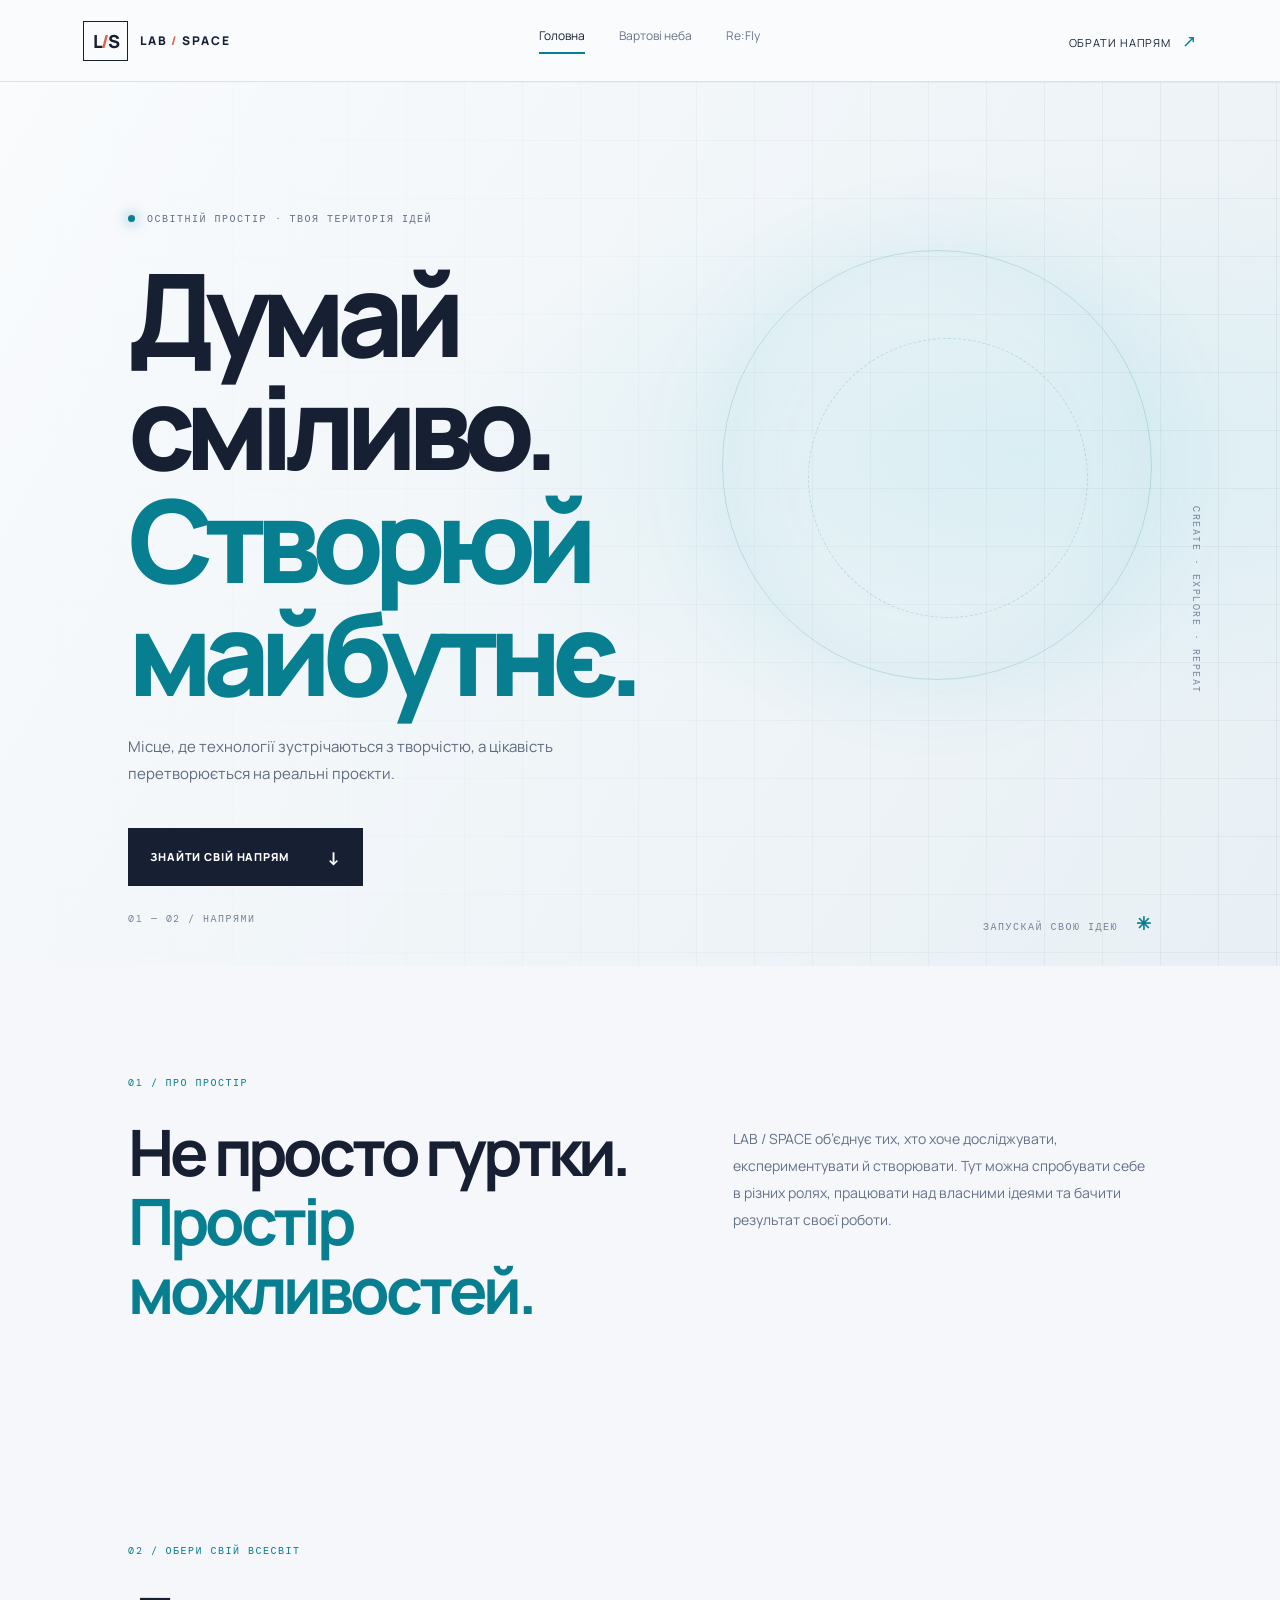
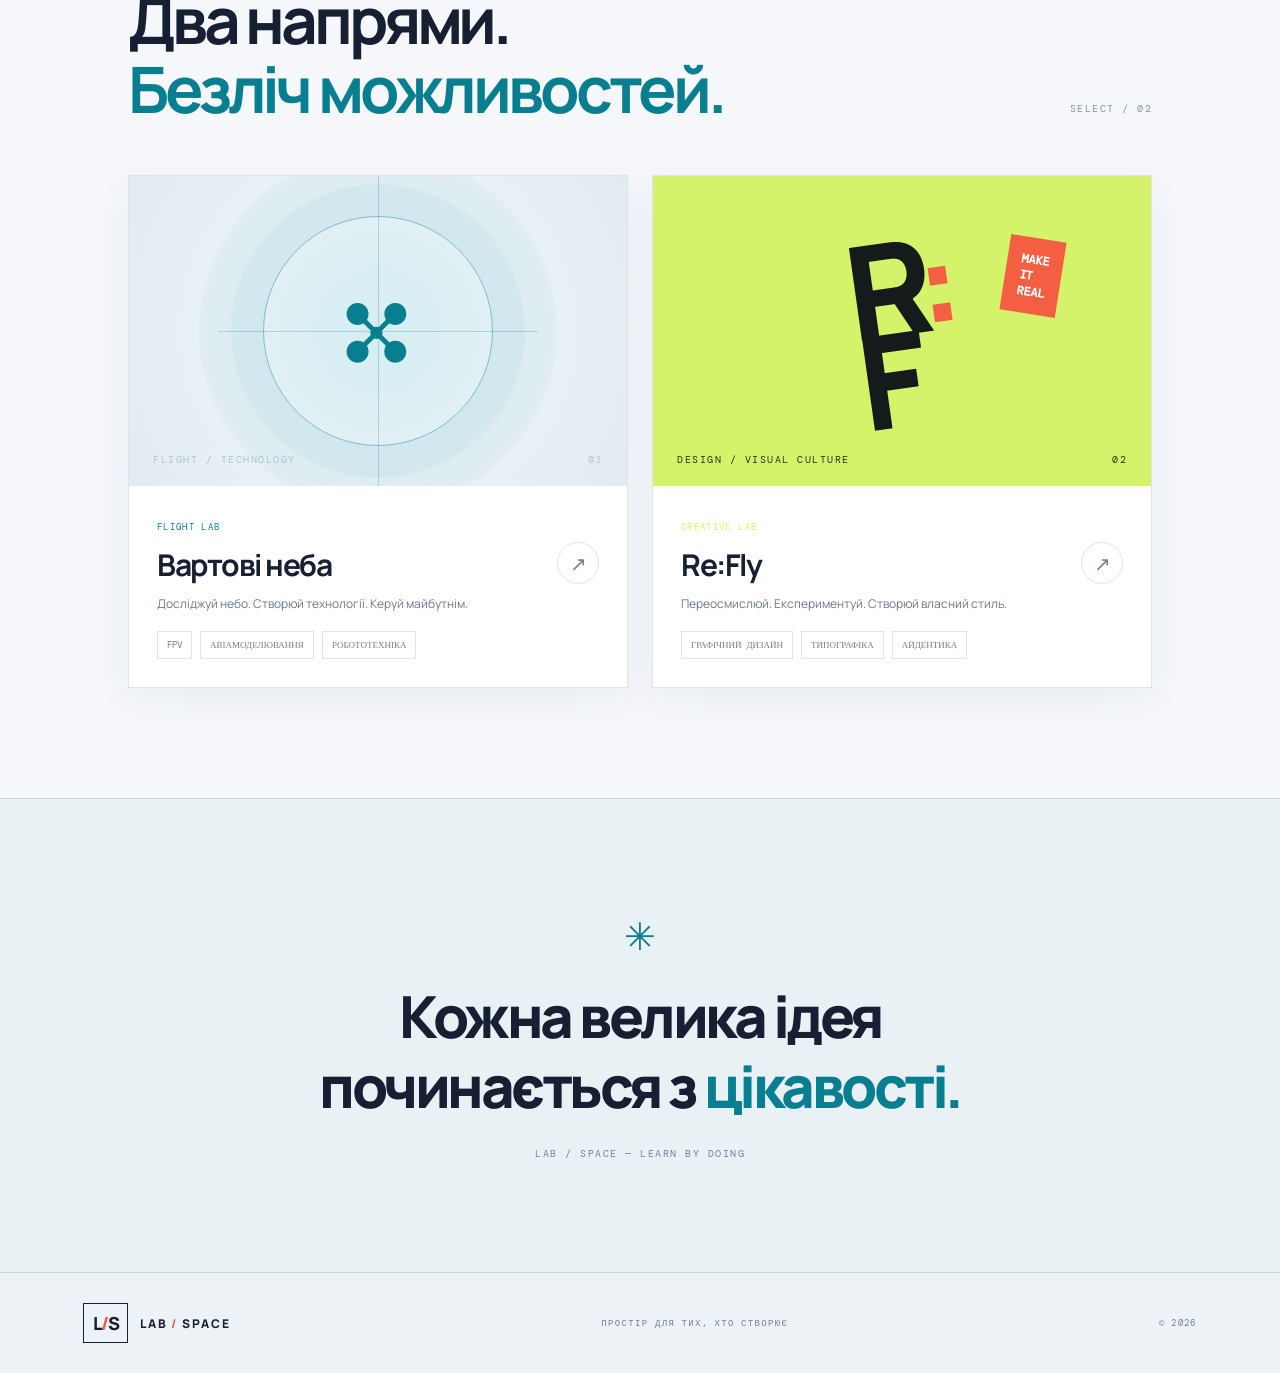
<file: index.html>
<!DOCTYPE html>
<html lang="uk">
<head>
  <meta charset="UTF-8"><meta name="viewport" content="width=device-width, initial-scale=1">
  <meta name="theme-color" content="#080d19">
  <meta name="description" content="LAB / SPACE — простір технологій, творчості та сміливих ідей.">
  <title>LAB / SPACE — освітній простір</title>
  <link rel="stylesheet" href="css/style.css">
  <script src="js/main.js" defer></script>
</head>
<body class="home-page">
  <header class="site-header">
    <a class="brand" href="index.html"><span class="brand-mark">L<span>/</span>S</span><span>LAB <i>/</i> SPACE</span></a>
    <button class="menu-toggle" aria-label="Відкрити меню" aria-expanded="false">☰</button>
    <nav class="main-nav">
      <a class="active" href="index.html">Головна</a><a href="drone.html">Вартові неба</a><a href="refly.html">Re:Fly</a>
    </nav>
    <a class="header-link" href="#clubs">Обрати напрям <span>↗</span></a>
  </header>
  <main>
    <section class="home-hero">
      <div class="hero-grid"></div><div class="hero-orb orb-one"></div><div class="hero-orb orb-two"></div>
      <div class="hero-content">
        <div class="eyebrow"><span class="pulse"></span> ОСВІТНІЙ ПРОСТІР · ТВОЯ ТЕРИТОРІЯ ІДЕЙ</div>
        <h1>Думай сміливо.<br><span>Створюй майбутнє.</span></h1>
        <p class="hero-lead">Місце, де технології зустрічаються з творчістю, а цікавість перетворюється на реальні проєкти.</p>
        <a class="button button-light" href="#clubs">Знайти свій напрям <span>↓</span></a>
      </div>
      <div class="hero-side-note">CREATE · EXPLORE · REPEAT</div>
      <div class="hero-bottom"><span>01 — 02 / НАПРЯМИ</span><span>ЗАПУСКАЙ СВОЮ ІДЕЮ <b>✳</b></span></div>
    </section>
    <section class="intro-section section-wrap">
      <div class="section-kicker">01 / ПРО ПРОСТІР</div>
      <div class="intro-grid"><h2>Не просто гуртки.<br><em>Простір можливостей.</em></h2><p>LAB / SPACE об’єднує тих, хто хоче досліджувати, експериментувати й створювати. Тут можна спробувати себе в різних ролях, працювати над власними ідеями та бачити результат своєї роботи.</p></div>
    </section>
    <section class="clubs-section section-wrap" id="clubs">
      <div class="section-heading"><div><div class="section-kicker">02 / ОБЕРИ СВІЙ ВСЕСВІТ</div><h2>Два напрями.<br><em>Безліч можливостей.</em></h2></div><span class="heading-index">SELECT / 02</span></div>
      <div class="club-grid">
        <a class="club-card drone-card" href="drone.html">
          <div class="card-art drone-art"><div class="radar"></div><div class="drone-cross">✣</div><span class="art-label">FLIGHT / TECHNOLOGY</span><span class="art-number">01</span></div>
          <div class="club-info"><div><span class="mini-kicker">FLIGHT LAB</span><h3>Вартові неба</h3><p>Досліджуй небо. Створюй технології. Керуй майбутнім.</p></div><span class="round-arrow">↗</span></div>
          <div class="card-tags"><span>FPV</span><span>АВІАМОДЕЛЮВАННЯ</span><span>РОБОТОТЕХНІКА</span></div>
        </a>
        <a class="club-card refly-card" href="refly.html">
          <div class="card-art refly-art"><div class="type-shape">R<span>:</span><br>F</div><div class="art-sticker">MAKE<br>IT<br>REAL</div><span class="art-label">DESIGN / VISUAL CULTURE</span><span class="art-number">02</span></div>
          <div class="club-info"><div><span class="mini-kicker">CREATIVE LAB</span><h3>Re:Fly</h3><p>Переосмислюй. Експериментуй. Створюй власний стиль.</p></div><span class="round-arrow">↗</span></div>
          <div class="card-tags"><span>ГРАФІЧНИЙ ДИЗАЙН</span><span>ТИПОГРАФІКА</span><span>АЙДЕНТИКА</span></div>
        </a>
      </div>
    </section>
    <section class="manifesto"><div class="manifesto-mark">✳</div><p>Кожна велика ідея<br>починається з <em>цікавості.</em></p><span>LAB / SPACE — LEARN BY DOING</span></section>
  </main>
  <footer class="site-footer"><a class="brand" href="index.html"><span class="brand-mark">L<span>/</span>S</span><span>LAB <i>/</i> SPACE</span></a><span>ПРОСТІР ДЛЯ ТИХ, ХТО СТВОРЮЄ</span><span>© 2026</span></footer>
</body></html>
</file>
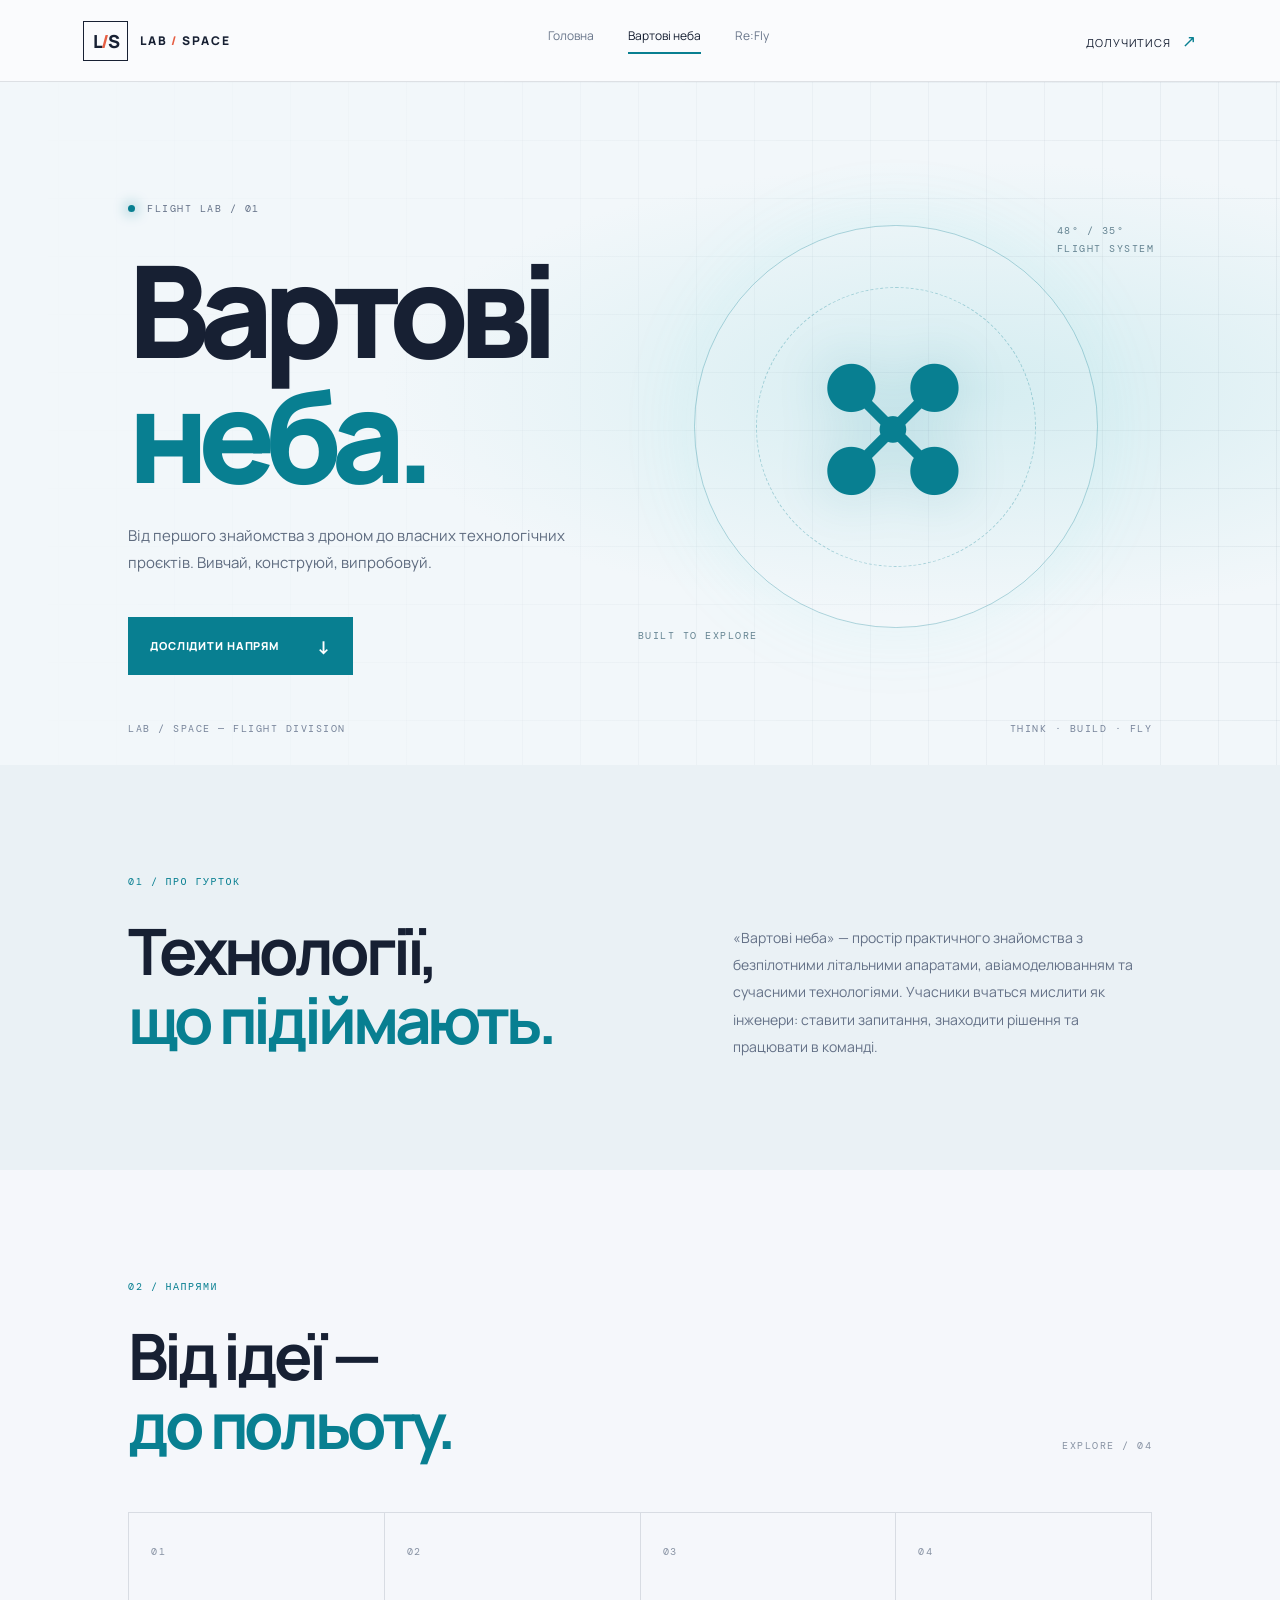
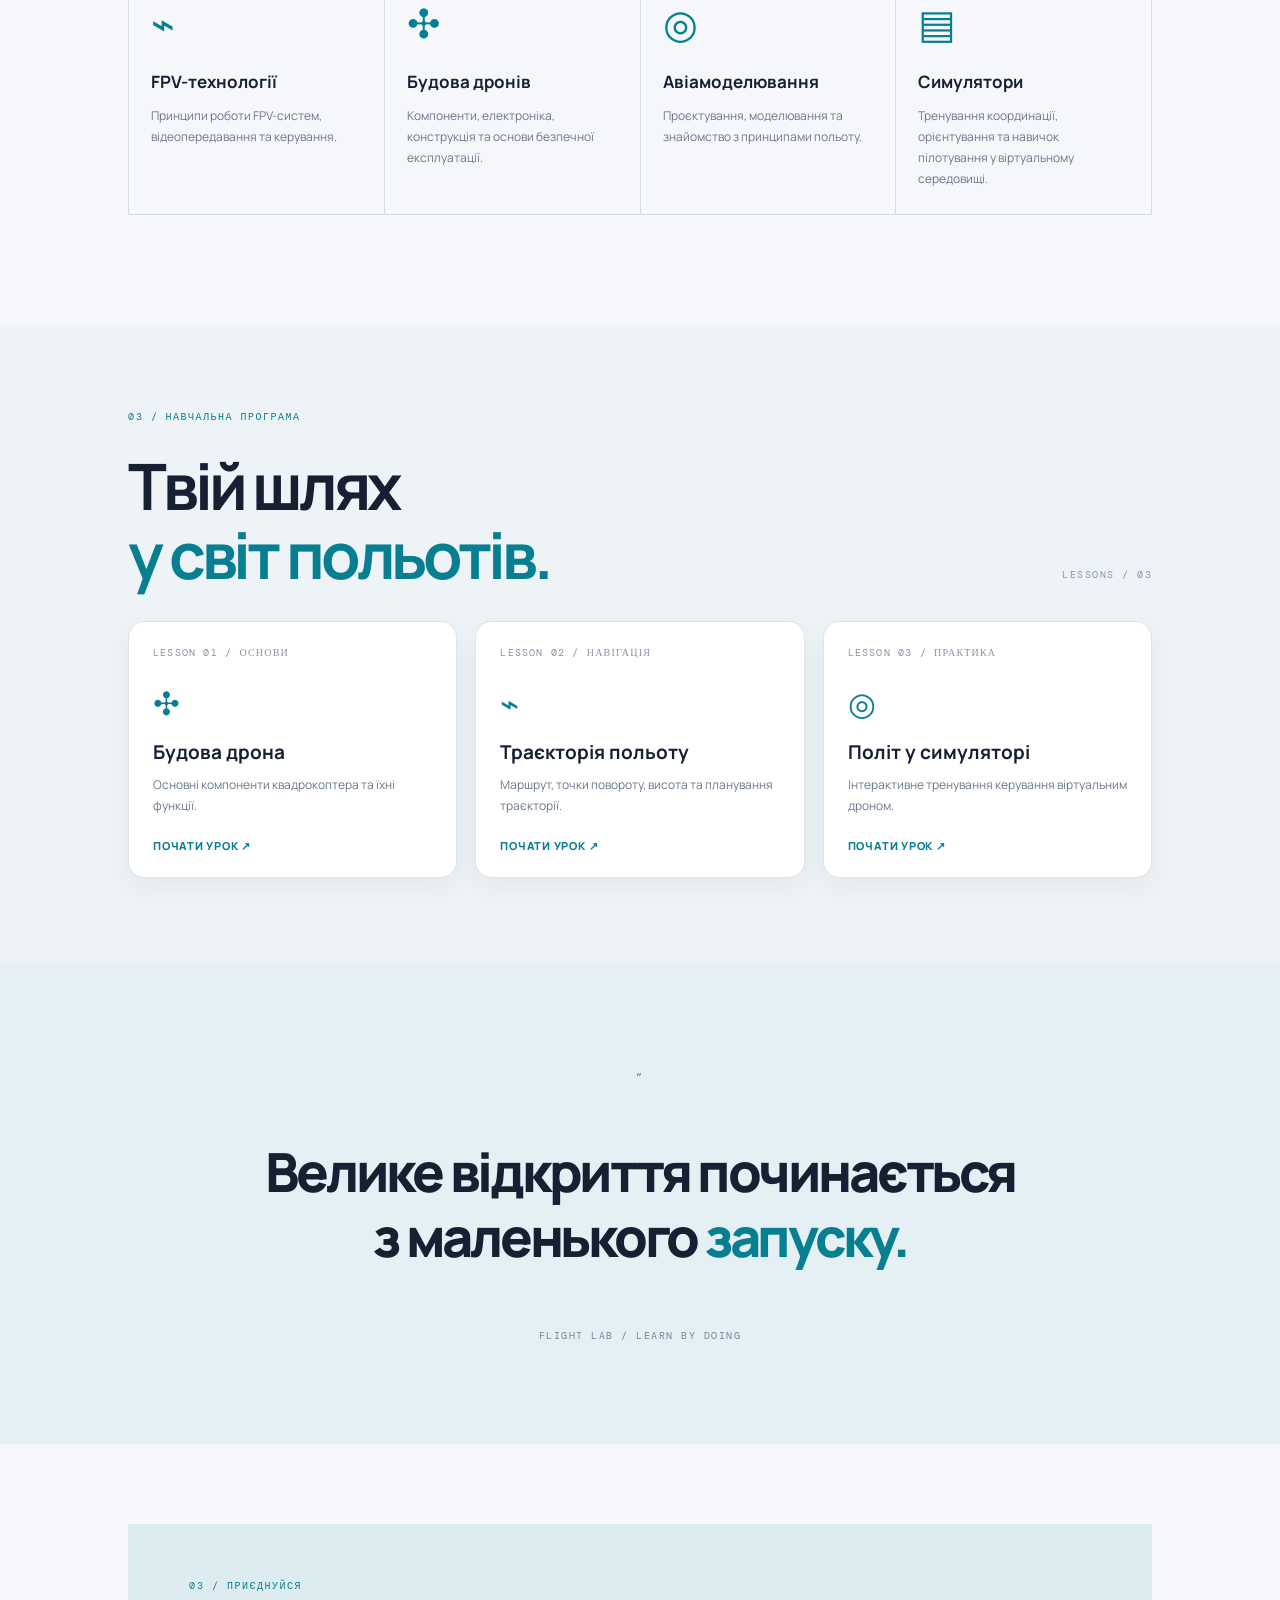
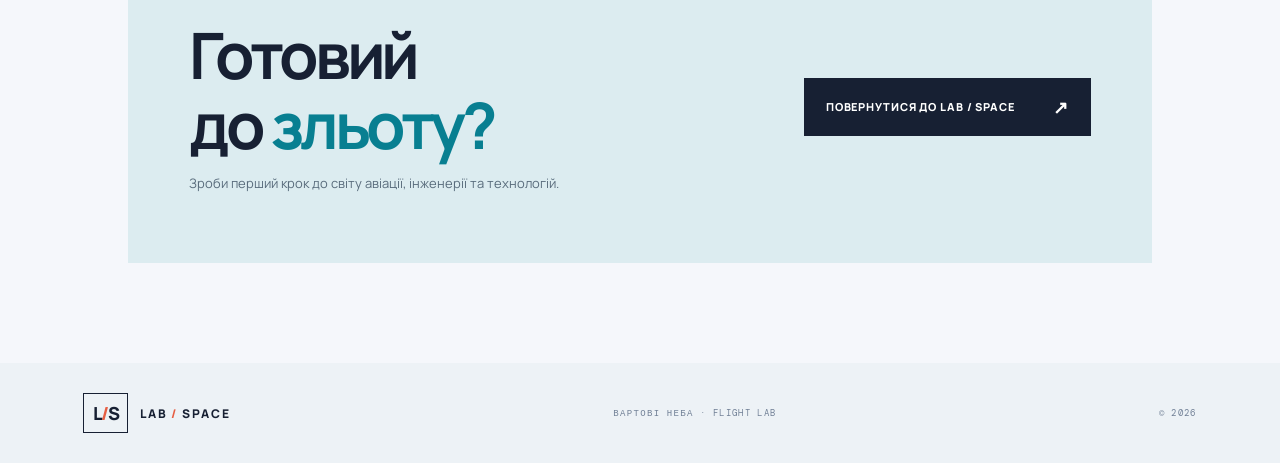
<file: drone.html>
<!DOCTYPE html>
<html lang="uk">
<head>
  <meta charset="UTF-8"><meta name="viewport" content="width=device-width, initial-scale=1">
  <meta name="theme-color" content="#071421"><meta name="description" content="Вартові неба — гурток FPV, авіамоделювання та технологій.">
  <title>Вартові неба — Flight Lab</title><link rel="stylesheet" href="css/style.css"><script src="js/main.js" defer></script>
</head>
<body class="drone-page">
  <header class="site-header"><a class="brand" href="index.html"><span class="brand-mark">L<span>/</span>S</span><span>LAB <i>/</i> SPACE</span></a><button class="menu-toggle" aria-label="Відкрити меню" aria-expanded="false">☰</button><nav class="main-nav"><a href="index.html">Головна</a><a class="active" href="drone.html">Вартові неба</a><a href="refly.html">Re:Fly</a></nav><a class="header-link" href="#join">Долучитися <span>↗</span></a></header>
  <main>
    <section class="club-hero drone-hero">
      <div class="tech-lines"></div><div class="drone-hero-visual"><div class="orbit orbit-a"></div><div class="orbit orbit-b"></div><div class="drone-symbol">✣</div><span class="coordinate">48° / 35°<br>FLIGHT SYSTEM</span><span class="visual-caption">BUILT TO EXPLORE</span></div>
      <div class="club-hero-content"><div class="eyebrow"><span class="pulse"></span> FLIGHT LAB / 01</div><h1>Вартові<br><span>неба.</span></h1><p>Від першого знайомства з дроном до власних технологічних проєктів. Вивчай, конструюй, випробовуй.</p><a class="button button-accent" href="#about">Дослідити напрям <span>↓</span></a></div>
      <div class="hero-bottom"><span>LAB / SPACE — FLIGHT DIVISION</span><span>THINK · BUILD · FLY</span></div>
    </section>
    <section class="section-wrap club-about" id="about"><div class="section-kicker">01 / ПРО ГУРТОК</div><div class="intro-grid"><h2>Технології,<br><em>що підіймають.</em></h2><p>«Вартові неба» — простір практичного знайомства з безпілотними літальними апаратами, авіамоделюванням та сучасними технологіями. Учасники вчаться мислити як інженери: ставити запитання, знаходити рішення та працювати в команді.</p></div></section>
    <section class="section-wrap disciplines"><div class="section-heading"><div><div class="section-kicker">02 / НАПРЯМИ</div><h2>Від ідеї —<br><em>до польоту.</em></h2></div><span class="heading-index">EXPLORE / 04</span></div>
      <div class="discipline-grid">
        <article class="discipline"><span class="discipline-no">01</span><div class="discipline-icon">⌁</div><h3>FPV-технології</h3><p>Принципи роботи FPV-систем, відеопередавання та керування.</p></article>
        <article class="discipline"><span class="discipline-no">02</span><div class="discipline-icon">✣</div><h3>Будова дронів</h3><p>Компоненти, електроніка, конструкція та основи безпечної експлуатації.</p></article>
        <article class="discipline"><span class="discipline-no">03</span><div class="discipline-icon">◎</div><h3>Авіамоделювання</h3><p>Проєктування, моделювання та знайомство з принципами польоту.</p></article>
        <article class="discipline"><span class="discipline-no">04</span><div class="discipline-icon">▤</div><h3>Симулятори</h3><p>Тренування координації, орієнтування та навичок пілотування у віртуальному середовищі.</p></article>
      </div></section>
    <section class="learning-section" id="lessons"><div class="section-heading"><div><div class="section-kicker">03 / НАВЧАЛЬНА ПРОГРАМА</div><h2>Твій шлях<br><em>у світ польотів.</em></h2></div><span class="heading-index">LESSONS / 03</span></div><div class="learning-grid">
<a class="learning-card" href="lessons/drone-anatomy.html"><span class="lesson-number">LESSON 01 / ОСНОВИ</span><div class="lesson-icon">✣</div><h3>Будова дрона</h3><p>Основні компоненти квадрокоптера та їхні функції.</p><span class="lesson-link">Почати урок ↗</span></a>
<a class="learning-card" href="lessons/flight-trajectory.html"><span class="lesson-number">LESSON 02 / НАВІГАЦІЯ</span><div class="lesson-icon">⌁</div><h3>Траєкторія польоту</h3><p>Маршрут, точки повороту, висота та планування траєкторії.</p><span class="lesson-link">Почати урок ↗</span></a>
<a class="learning-card" href="lessons/flight-simulator.html"><span class="lesson-number">LESSON 03 / ПРАКТИКА</span><div class="lesson-icon">◎</div><h3>Політ у симуляторі</h3><p>Інтерактивне тренування керування віртуальним дроном.</p><span class="lesson-link">Почати урок ↗</span></a></div></section><section class="drone-quote"><span class="quote-mark">“</span><p>Велике відкриття починається<br>з маленького <em>запуску.</em></p><span>FLIGHT LAB / LEARN BY DOING</span></section>
    <section class="section-wrap join-section" id="join"><div class="join-panel"><div><div class="section-kicker">03 / ПРИЄДНУЙСЯ</div><h2>Готовий<br>до <em>зльоту?</em></h2><p>Зроби перший крок до світу авіації, інженерії та технологій.</p></div><a class="button button-light" href="index.html#clubs">Повернутися до LAB / SPACE <span>↗</span></a></div></section>
  </main><footer class="site-footer"><a class="brand" href="index.html"><span class="brand-mark">L<span>/</span>S</span><span>LAB <i>/</i> SPACE</span></a><span>ВАРТОВІ НЕБА · FLIGHT LAB</span><span>© 2026</span></footer>
</body></html>
</file>
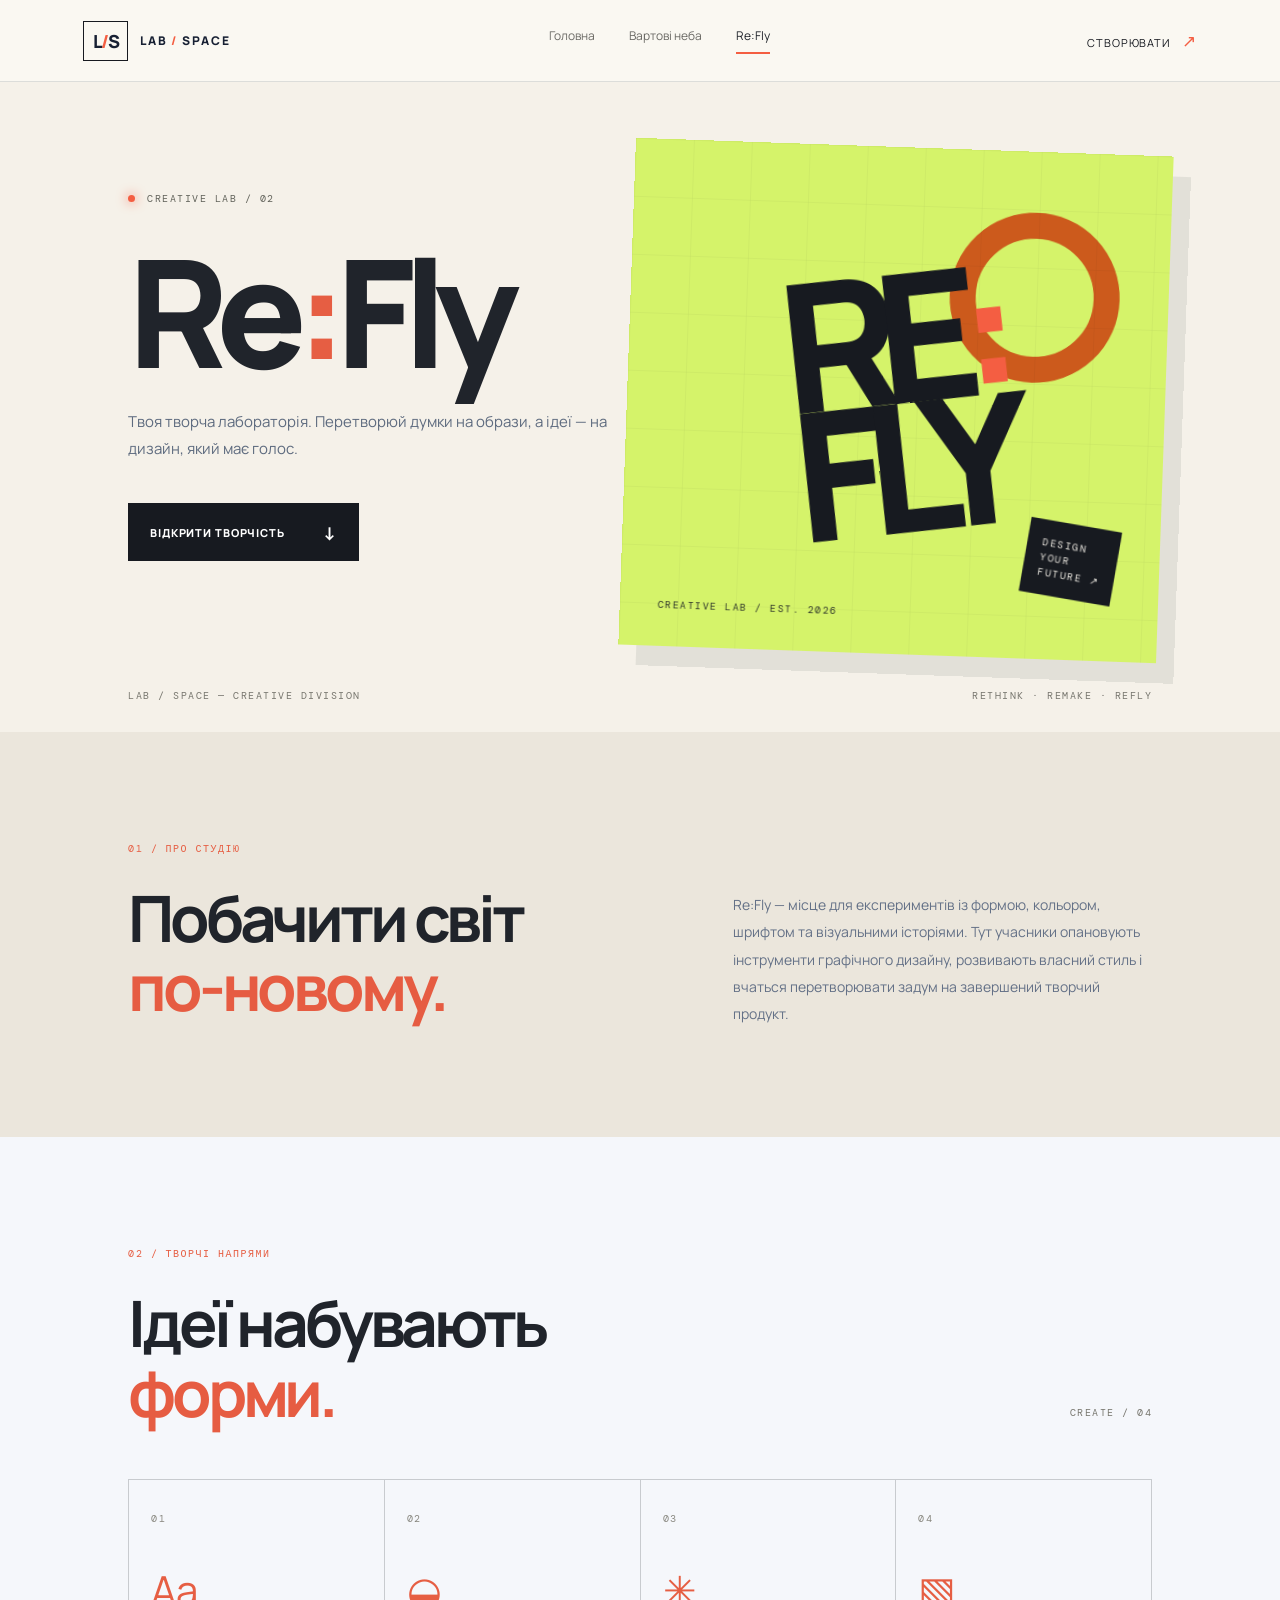
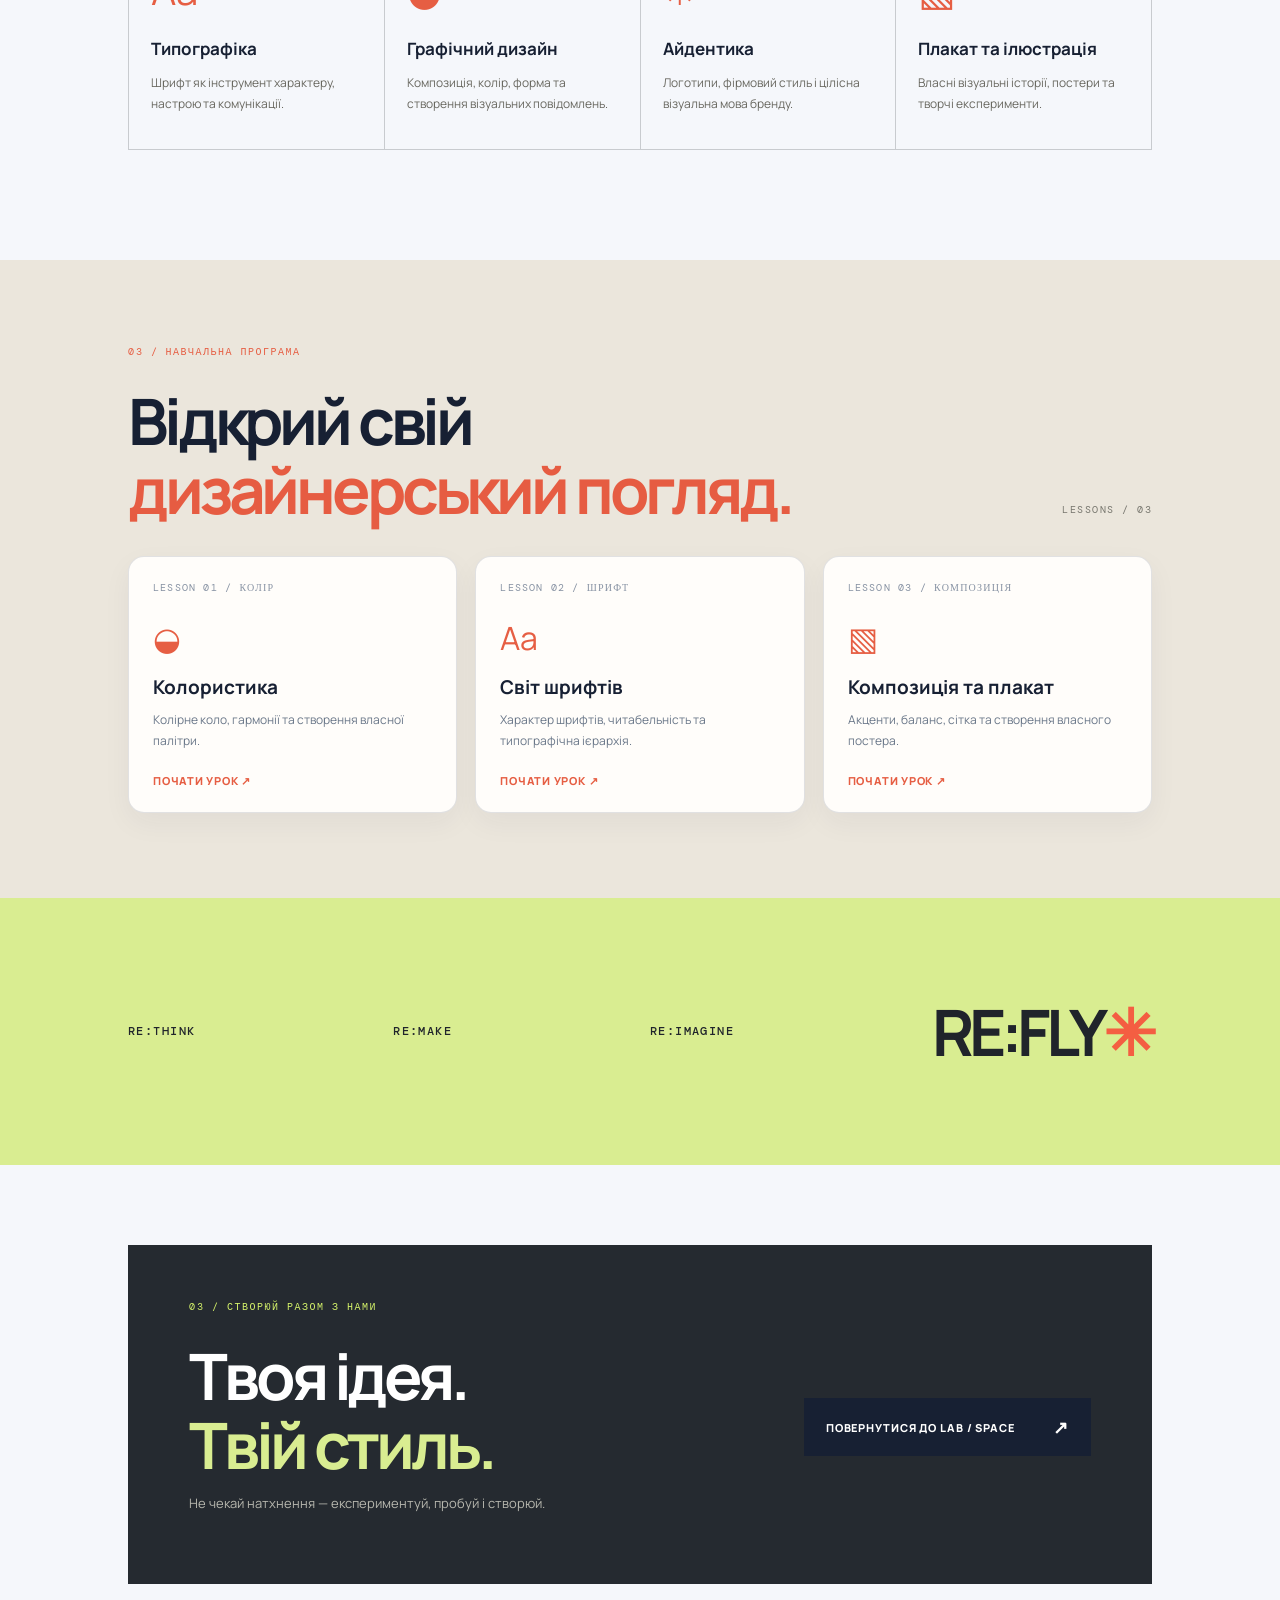
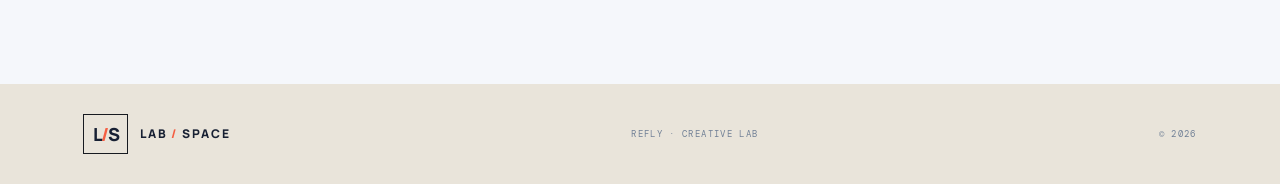
<file: refly.html>
<!DOCTYPE html>
<html lang="uk">
<head>
  <meta charset="UTF-8"><meta name="viewport" content="width=device-width, initial-scale=1">
  <meta name="theme-color" content="#f2eee6"><meta name="description" content="Re:Fly — творча лабораторія графічного дизайну та візуальної комунікації.">
  <title>Re:Fly — Creative Lab</title><link rel="stylesheet" href="css/style.css"><script src="js/main.js" defer></script>
</head>
<body class="refly-page">
  <header class="site-header"><a class="brand" href="index.html"><span class="brand-mark">L<span>/</span>S</span><span>LAB <i>/</i> SPACE</span></a><button class="menu-toggle" aria-label="Відкрити меню" aria-expanded="false">☰</button><nav class="main-nav"><a href="index.html">Головна</a><a href="drone.html">Вартові неба</a><a class="active" href="refly.html">Re:Fly</a></nav><a class="header-link" href="#join">Створювати <span>↗</span></a></header>
  <main>
    <section class="club-hero refly-hero"><div class="refly-hero-art"><div class="poster-grid"></div><div class="poster-word">RE<span>:</span><br>FLY</div><div class="poster-circle"></div><span class="poster-note">DESIGN<br>YOUR<br>FUTURE ↗</span><span class="poster-small">CREATIVE LAB / EST. 2026</span></div><div class="club-hero-content"><div class="eyebrow"><span class="pulse"></span> CREATIVE LAB / 02</div><h1>Re<span>:</span>Fly</h1><p>Твоя творча лабораторія. Перетворюй думки на образи, а ідеї — на дизайн, який має голос.</p><a class="button button-dark" href="#about">Відкрити творчість <span>↓</span></a></div><div class="hero-bottom"><span>LAB / SPACE — CREATIVE DIVISION</span><span>RETHINK · REMAKE · REFLY</span></div></section>
    <section class="section-wrap club-about" id="about"><div class="section-kicker">01 / ПРО СТУДІЮ</div><div class="intro-grid"><h2>Побачити світ<br><em>по-новому.</em></h2><p>Re:Fly — місце для експериментів із формою, кольором, шрифтом та візуальними історіями. Тут учасники опановують інструменти графічного дизайну, розвивають власний стиль і вчаться перетворювати задум на завершений творчий продукт.</p></div></section>
    <section class="section-wrap disciplines"><div class="section-heading"><div><div class="section-kicker">02 / ТВОРЧІ НАПРЯМИ</div><h2>Ідеї набувають<br><em>форми.</em></h2></div><span class="heading-index">CREATE / 04</span></div>
      <div class="discipline-grid refly-disciplines">
        <article class="discipline"><span class="discipline-no">01</span><div class="discipline-icon">Aa</div><h3>Типографіка</h3><p>Шрифт як інструмент характеру, настрою та комунікації.</p></article>
        <article class="discipline"><span class="discipline-no">02</span><div class="discipline-icon">◒</div><h3>Графічний дизайн</h3><p>Композиція, колір, форма та створення візуальних повідомлень.</p></article>
        <article class="discipline"><span class="discipline-no">03</span><div class="discipline-icon">✳</div><h3>Айдентика</h3><p>Логотипи, фірмовий стиль і цілісна візуальна мова бренду.</p></article>
        <article class="discipline"><span class="discipline-no">04</span><div class="discipline-icon">▧</div><h3>Плакат та ілюстрація</h3><p>Власні візуальні історії, постери та творчі експерименти.</p></article>
      </div></section>
    <section class="learning-section" id="lessons"><div class="section-heading"><div><div class="section-kicker">03 / НАВЧАЛЬНА ПРОГРАМА</div><h2>Відкрий свій<br><em>дизайнерський погляд.</em></h2></div><span class="heading-index">LESSONS / 03</span></div><div class="learning-grid">
<a class="learning-card" href="lessons/color-theory.html"><span class="lesson-number">LESSON 01 / КОЛІР</span><div class="lesson-icon">◒</div><h3>Колористика</h3><p>Колірне коло, гармонії та створення власної палітри.</p><span class="lesson-link">Почати урок ↗</span></a>
<a class="learning-card" href="lessons/typography.html"><span class="lesson-number">LESSON 02 / ШРИФТ</span><div class="lesson-icon">Aa</div><h3>Світ шрифтів</h3><p>Характер шрифтів, читабельність та типографічна ієрархія.</p><span class="lesson-link">Почати урок ↗</span></a>
<a class="learning-card" href="lessons/composition.html"><span class="lesson-number">LESSON 03 / КОМПОЗИЦІЯ</span><div class="lesson-icon">▧</div><h3>Композиція та плакат</h3><p>Акценти, баланс, сітка та створення власного постера.</p><span class="lesson-link">Почати урок ↗</span></a></div></section><section class="refly-manifesto"><span>RE:THINK</span><span>RE:MAKE</span><span>RE:IMAGINE</span><strong>RE:FLY<span>✳</span></strong></section>
    <section class="section-wrap join-section" id="join"><div class="join-panel"><div><div class="section-kicker">03 / СТВОРЮЙ РАЗОМ З НАМИ</div><h2>Твоя ідея.<br><em>Твій стиль.</em></h2><p>Не чекай натхнення — експериментуй, пробуй і створюй.</p></div><a class="button button-light" href="index.html#clubs">Повернутися до LAB / SPACE <span>↗</span></a></div></section>
  </main><footer class="site-footer"><a class="brand" href="index.html"><span class="brand-mark">L<span>/</span>S</span><span>LAB <i>/</i> SPACE</span></a><span>REFLY · CREATIVE LAB</span><span>© 2026</span></footer>
</body></html>
</file>
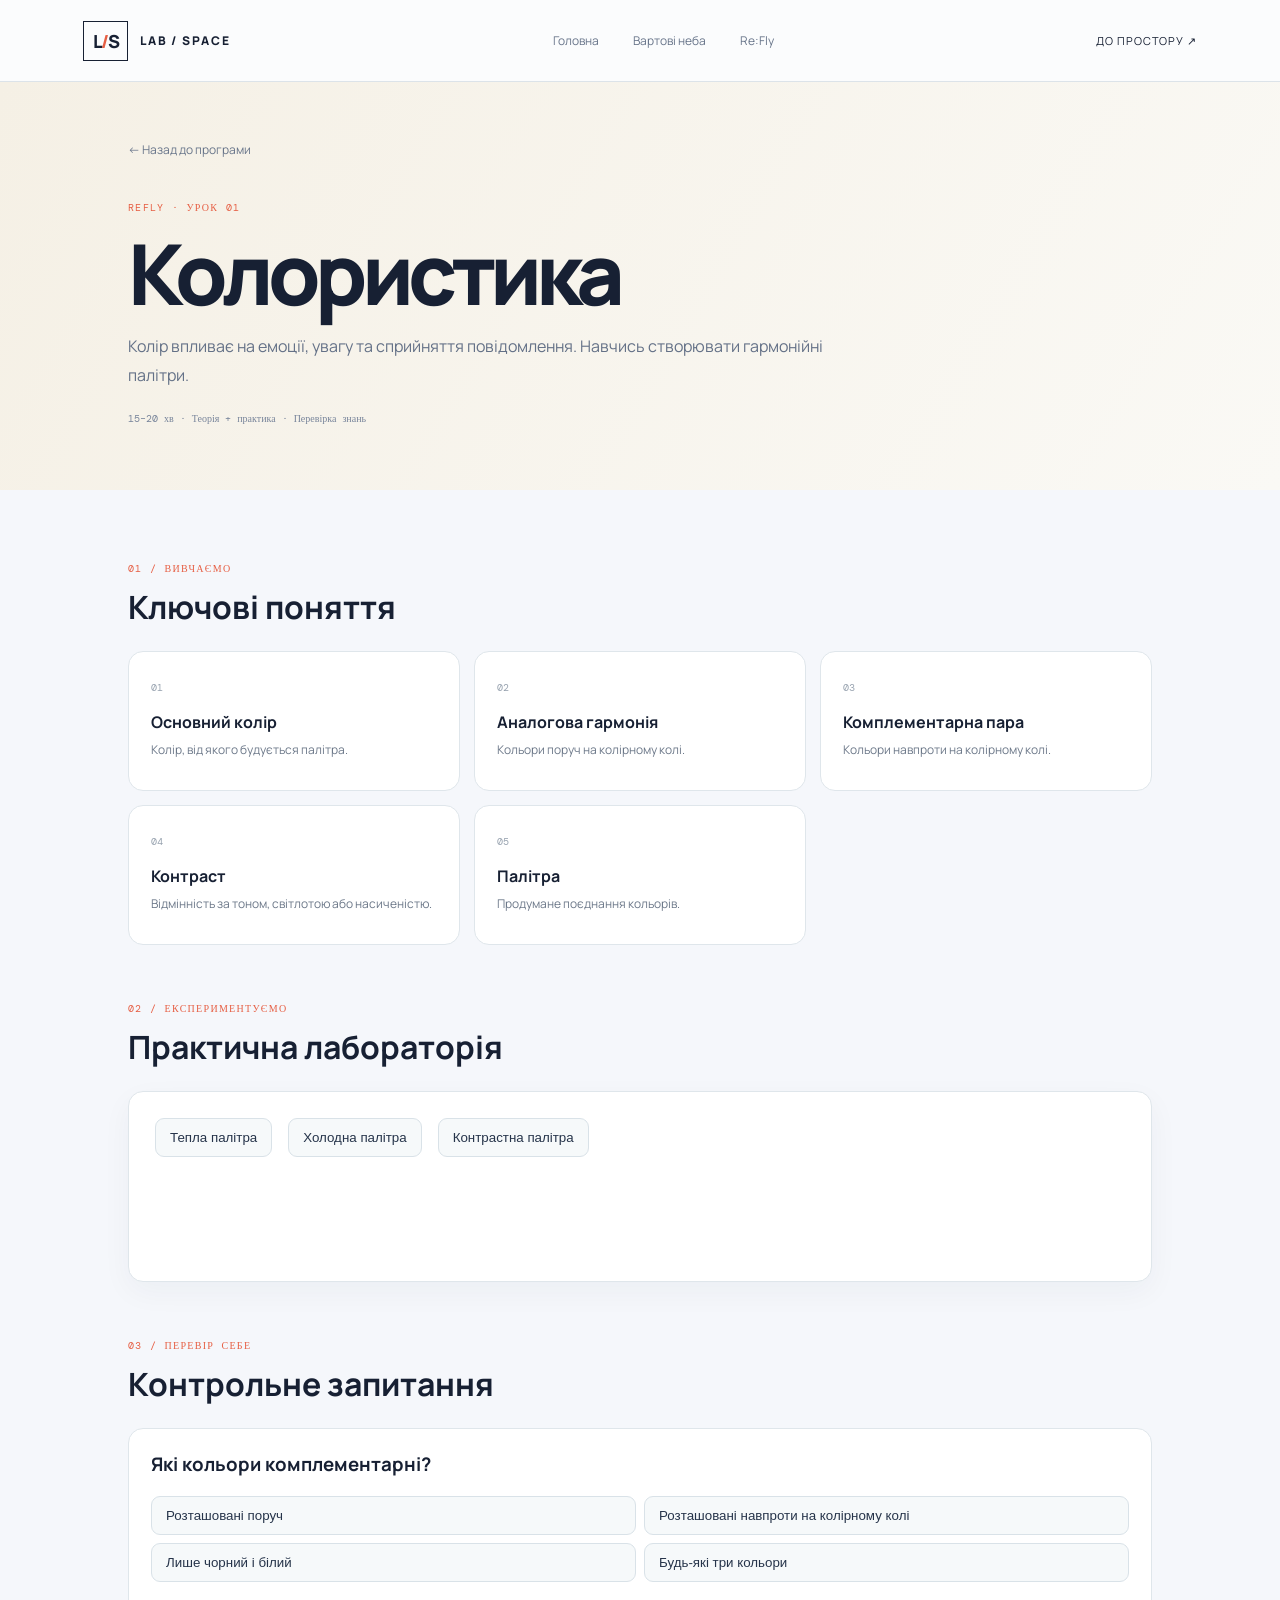
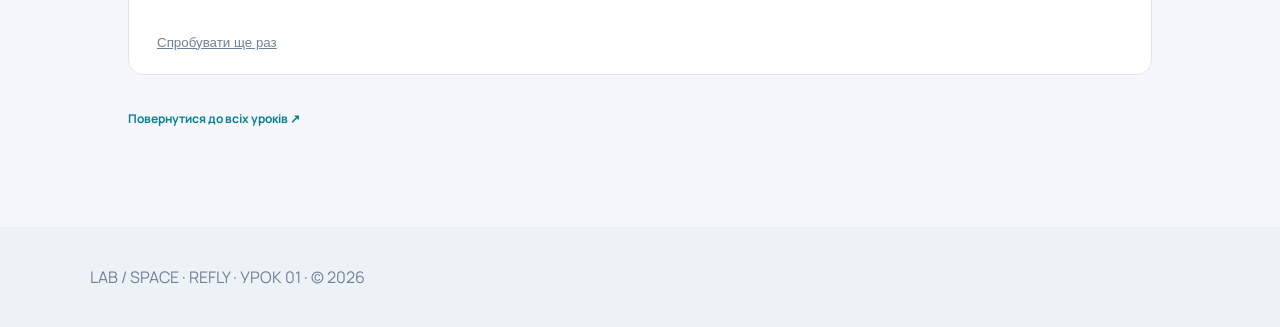
<file: lessons/color-theory.html>
<!doctype html><html lang="uk"><head><meta charset="utf-8"><meta name="viewport" content="width=device-width,initial-scale=1"><title>Колористика — LAB / SPACE</title><link rel="stylesheet" href="../css/style.css"><link rel="stylesheet" href="../css/lessons.css"><script src="../js/lesson.js" defer></script></head><body class="lesson-page refly" data-answer="Розташовані навпроти на колірному колі"><header class="site-header"><a class="brand" href="../index.html"><span class="brand-mark">L<span>/</span>S</span><span>LAB / SPACE</span></a><nav class="main-nav"><a href="../index.html">Головна</a><a href="../drone.html">Вартові неба</a><a href="../refly.html">Re:Fly</a></nav><a class="header-link" href="../refly.html">До простору ↗</a></header><main><section class="lesson-hero"><a href="../refly.html">← Назад до програми</a><div class="lesson-kicker">REFLY · УРОК 01</div><h1>Колористика</h1><p>Колір впливає на емоції, увагу та сприйняття повідомлення. Навчись створювати гармонійні палітри.</p><div class="lesson-meta">15–20 хв · Теорія + практика · Перевірка знань</div></section><section class="lesson-content"><div class="lesson-heading"><span>01 / ВИВЧАЄМО</span><h2>Ключові поняття</h2></div><div class="concept-grid"><article class="concept"><span>01</span><h3>Основний колір</h3><p>Колір, від якого будується палітра.</p></article><article class="concept"><span>02</span><h3>Аналогова гармонія</h3><p>Кольори поруч на колірному колі.</p></article><article class="concept"><span>03</span><h3>Комплементарна пара</h3><p>Кольори навпроти на колірному колі.</p></article><article class="concept"><span>04</span><h3>Контраст</h3><p>Відмінність за тоном, світлотою або насиченістю.</p></article><article class="concept"><span>05</span><h3>Палітра</h3><p>Продумане поєднання кольорів.</p></article></div><div class="lesson-heading"><span>02 / ЕКСПЕРИМЕНТУЄМО</span><h2>Практична лабораторія</h2></div><div class="activity"><div class="controls"><button data-p="warm">Тепла палітра</button><button data-p="cool">Холодна палітра</button><button data-p="bold">Контрастна палітра</button></div><div class="palette" id="palette"></div></div><div class="lesson-heading"><span>03 / ПЕРЕВІР СЕБЕ</span><h2>Контрольне запитання</h2></div><div class="quiz"><h3>Які кольори комплементарні?</h3><div class="answers"><button class="answer-option">Розташовані поруч</button><button class="answer-option">Розташовані навпроти на колірному колі</button><button class="answer-option">Лише чорний і білий</button><button class="answer-option">Будь-які три кольори</button></div><p id="feedback" aria-live="polite"></p><button id="retry">Спробувати ще раз</button></div><a class="return" href="../refly.html">Повернутися до всіх уроків ↗</a></section></main><footer class="site-footer">LAB / SPACE · REFLY · УРОК 01 · © 2026</footer></body></html>
</file>
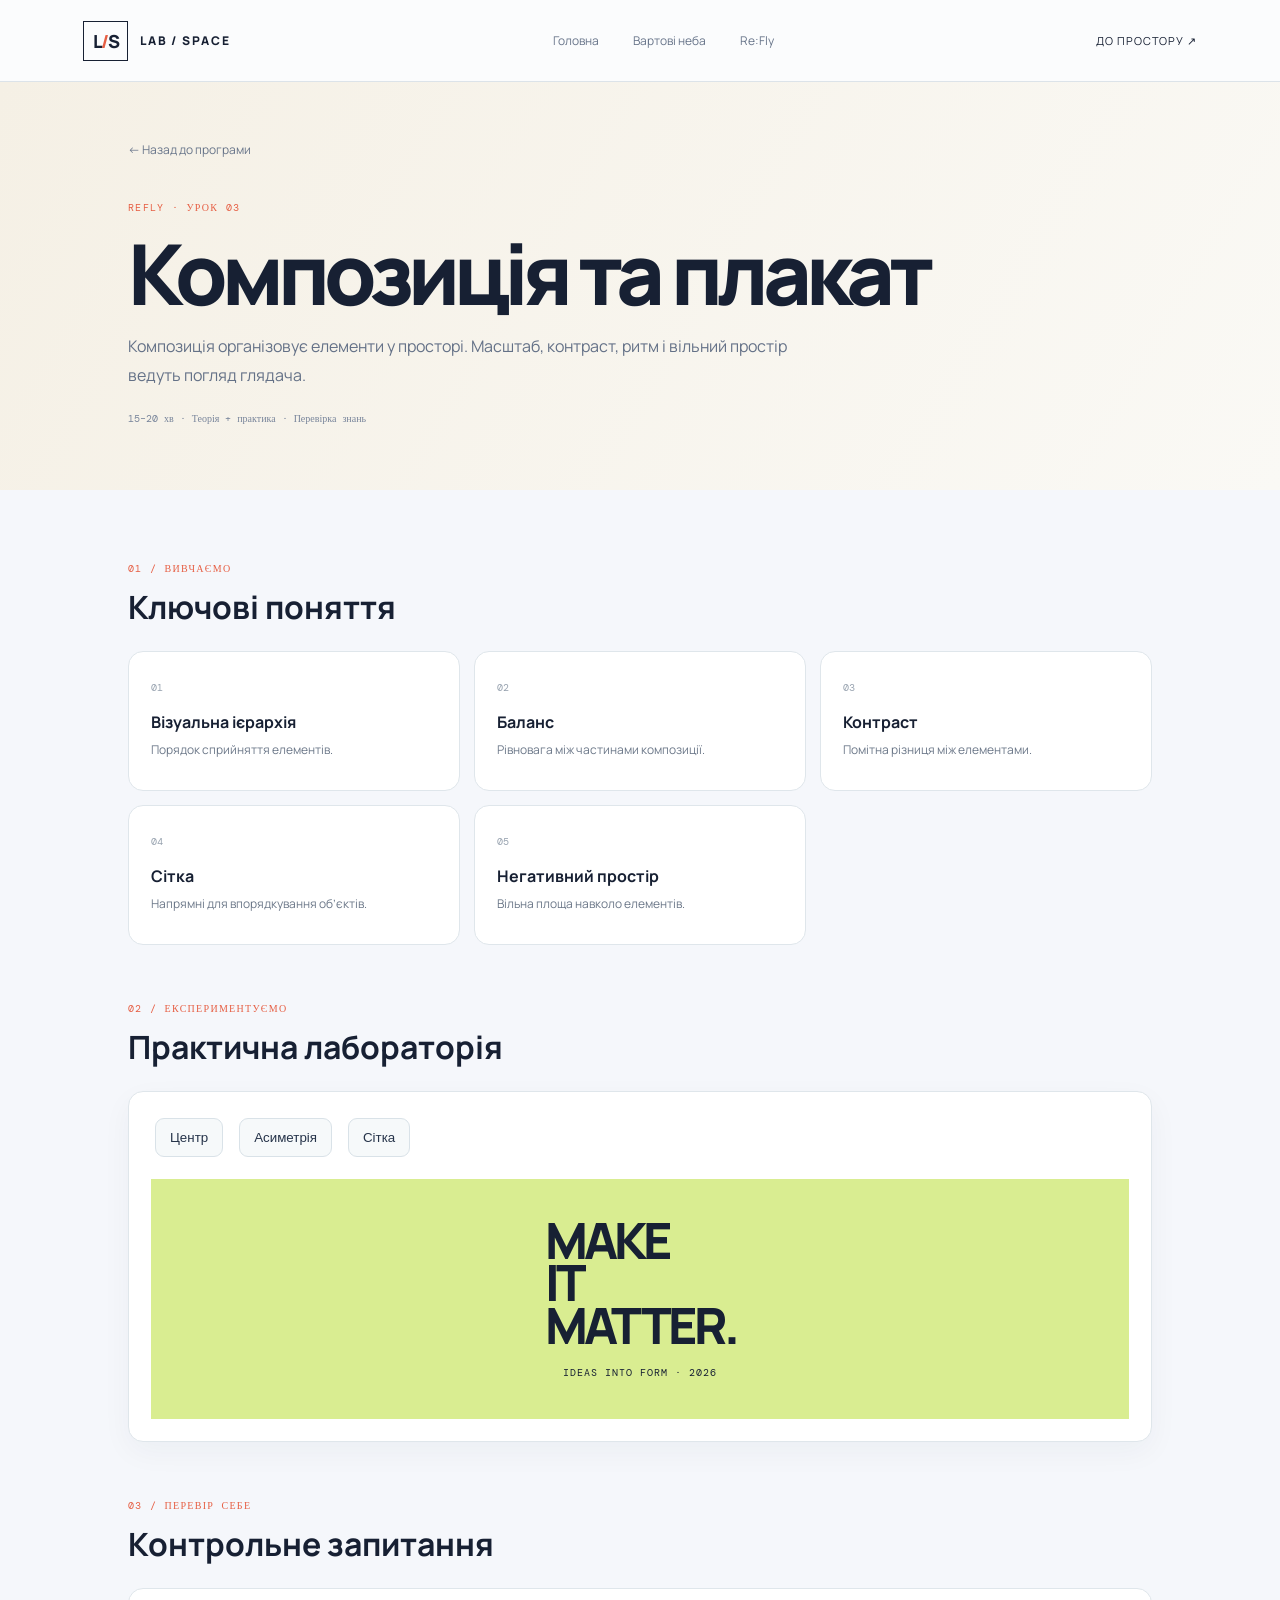
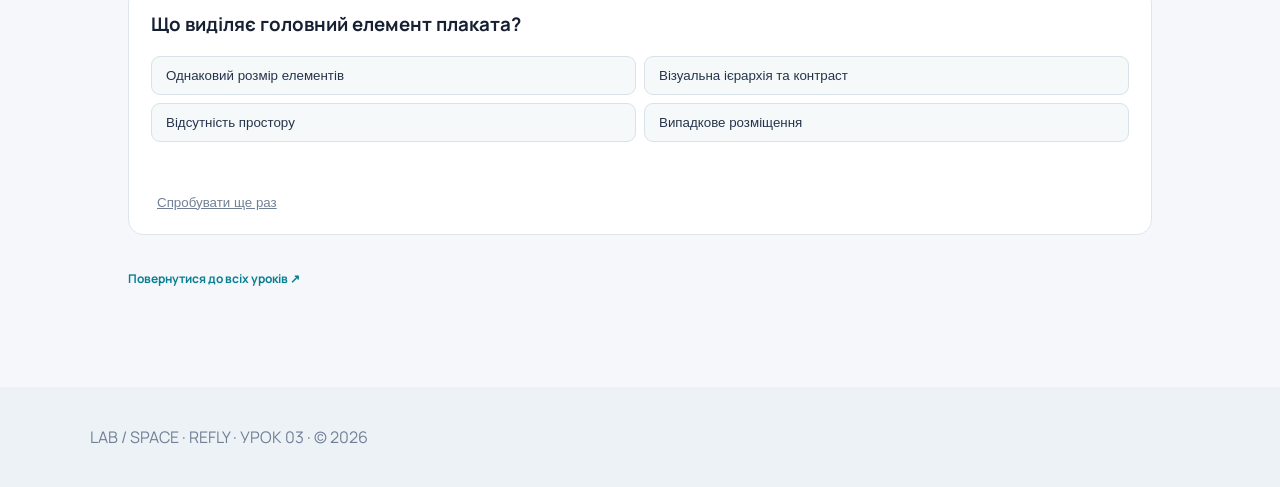
<file: lessons/composition.html>
<!doctype html><html lang="uk"><head><meta charset="utf-8"><meta name="viewport" content="width=device-width,initial-scale=1"><title>Композиція та плакат — LAB / SPACE</title><link rel="stylesheet" href="../css/style.css"><link rel="stylesheet" href="../css/lessons.css"><script src="../js/lesson.js" defer></script></head><body class="lesson-page refly" data-answer="Візуальна ієрархія та контраст"><header class="site-header"><a class="brand" href="../index.html"><span class="brand-mark">L<span>/</span>S</span><span>LAB / SPACE</span></a><nav class="main-nav"><a href="../index.html">Головна</a><a href="../drone.html">Вартові неба</a><a href="../refly.html">Re:Fly</a></nav><a class="header-link" href="../refly.html">До простору ↗</a></header><main><section class="lesson-hero"><a href="../refly.html">← Назад до програми</a><div class="lesson-kicker">REFLY · УРОК 03</div><h1>Композиція та плакат</h1><p>Композиція організовує елементи у просторі. Масштаб, контраст, ритм і вільний простір ведуть погляд глядача.</p><div class="lesson-meta">15–20 хв · Теорія + практика · Перевірка знань</div></section><section class="lesson-content"><div class="lesson-heading"><span>01 / ВИВЧАЄМО</span><h2>Ключові поняття</h2></div><div class="concept-grid"><article class="concept"><span>01</span><h3>Візуальна ієрархія</h3><p>Порядок сприйняття елементів.</p></article><article class="concept"><span>02</span><h3>Баланс</h3><p>Рівновага між частинами композиції.</p></article><article class="concept"><span>03</span><h3>Контраст</h3><p>Помітна різниця між елементами.</p></article><article class="concept"><span>04</span><h3>Сітка</h3><p>Напрямні для впорядкування об’єктів.</p></article><article class="concept"><span>05</span><h3>Негативний простір</h3><p>Вільна площа навколо елементів.</p></article></div><div class="lesson-heading"><span>02 / ЕКСПЕРИМЕНТУЄМО</span><h2>Практична лабораторія</h2></div><div class="activity"><div class="controls"><button data-layout="center">Центр</button><button data-layout="asym">Асиметрія</button><button data-layout="grid">Сітка</button></div><div id="poster">MAKE<br>IT<br>MATTER.<small>IDEAS INTO FORM · 2026</small></div></div><div class="lesson-heading"><span>03 / ПЕРЕВІР СЕБЕ</span><h2>Контрольне запитання</h2></div><div class="quiz"><h3>Що виділяє головний елемент плаката?</h3><div class="answers"><button class="answer-option">Однаковий розмір елементів</button><button class="answer-option">Візуальна ієрархія та контраст</button><button class="answer-option">Відсутність простору</button><button class="answer-option">Випадкове розміщення</button></div><p id="feedback" aria-live="polite"></p><button id="retry">Спробувати ще раз</button></div><a class="return" href="../refly.html">Повернутися до всіх уроків ↗</a></section></main><footer class="site-footer">LAB / SPACE · REFLY · УРОК 03 · © 2026</footer></body></html>
</file>
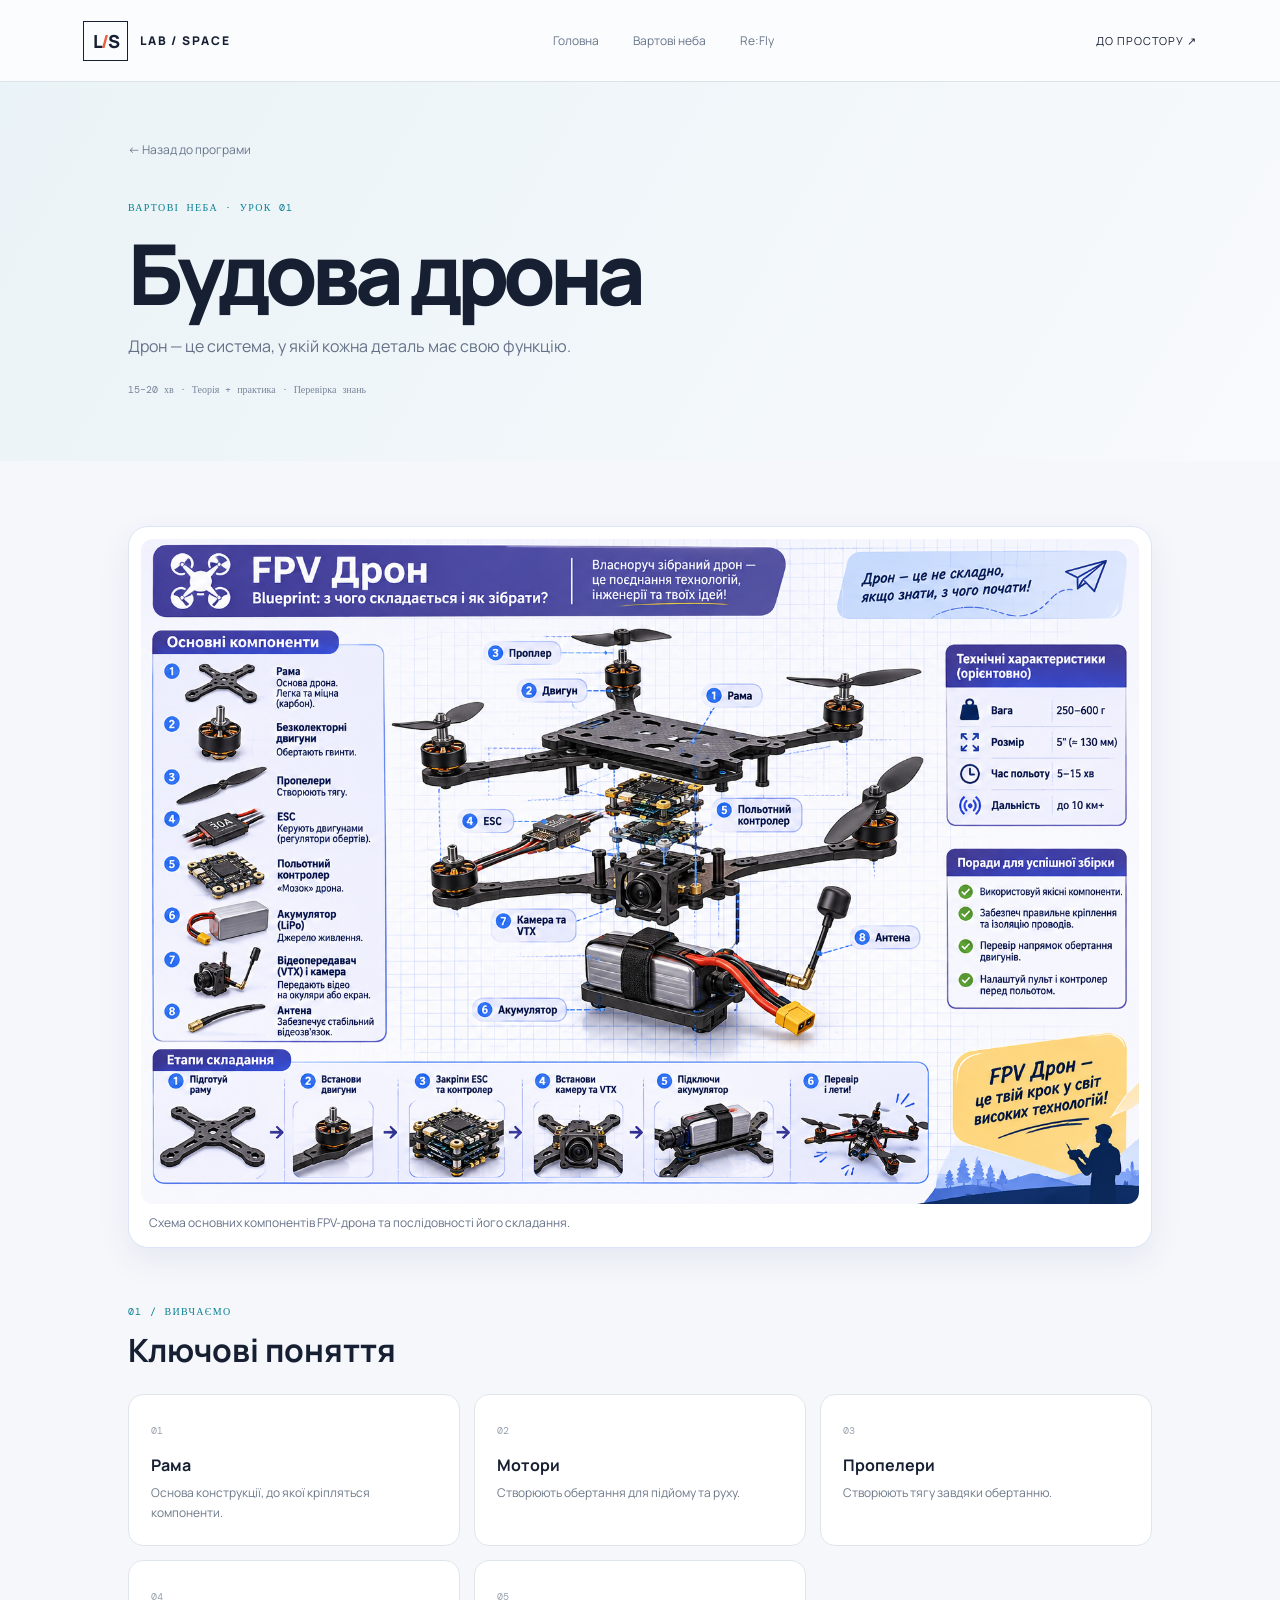
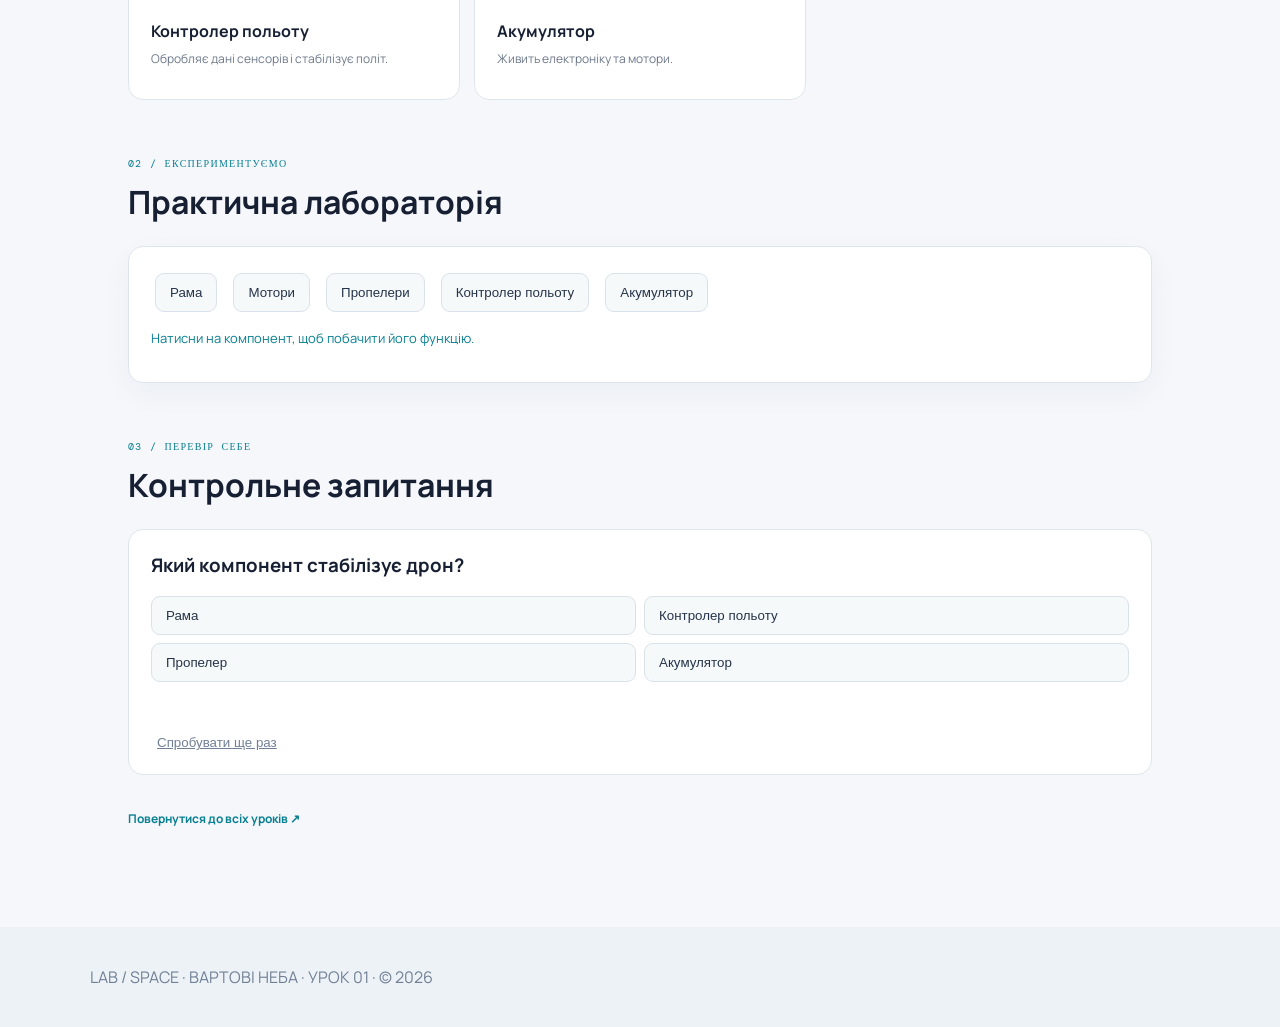
<file: lessons/drone-anatomy.html>
<!doctype html><html lang="uk"><head><meta charset="utf-8"><meta name="viewport" content="width=device-width,initial-scale=1"><title>Будова дрона — LAB / SPACE</title><link rel="stylesheet" href="../css/style.css"><link rel="stylesheet" href="../css/lessons.css"><script src="../js/lesson.js" defer></script></head><body class="lesson-page drone" data-answer="Контролер польоту"><header class="site-header"><a class="brand" href="../index.html"><span class="brand-mark">L<span>/</span>S</span><span>LAB / SPACE</span></a><nav class="main-nav"><a href="../index.html">Головна</a><a href="../drone.html">Вартові неба</a><a href="../refly.html">Re:Fly</a></nav><a class="header-link" href="../drone.html">До простору ↗</a></header><main><section class="lesson-hero"><a href="../drone.html">← Назад до програми</a><div class="lesson-kicker">ВАРТОВІ НЕБА · УРОК 01</div><h1>Будова дрона</h1><p>Дрон — це система, у якій кожна деталь має свою функцію.</p><div class="lesson-meta">15–20 хв · Теорія + практика · Перевірка знань</div></section><section class="lesson-content">
<figure class="lesson-infographic">
  <img src="../images/fpv-drone-blueprint.png" alt="Інфографіка з будовою FPV-дрона: рама, двигуни, пропелери, ESC, польотний контролер, акумулятор, камера з відеопередавачем і антена." loading="lazy">
  <figcaption>Схема основних компонентів FPV-дрона та послідовності його складання.</figcaption>
</figure>
<div class="lesson-heading"><span>01 / ВИВЧАЄМО</span><h2>Ключові поняття</h2></div><div class="concept-grid"><article class="concept"><span>01</span><h3>Рама</h3><p>Основа конструкції, до якої кріпляться компоненти.</p></article><article class="concept"><span>02</span><h3>Мотори</h3><p>Створюють обертання для підйому та руху.</p></article><article class="concept"><span>03</span><h3>Пропелери</h3><p>Створюють тягу завдяки обертанню.</p></article><article class="concept"><span>04</span><h3>Контролер польоту</h3><p>Обробляє дані сенсорів і стабілізує політ.</p></article><article class="concept"><span>05</span><h3>Акумулятор</h3><p>Живить електроніку та мотори.</p></article></div><div class="lesson-heading"><span>02 / ЕКСПЕРИМЕНТУЄМО</span><h2>Практична лабораторія</h2></div><div class="activity"><div class="parts"><button data-part="Рама" data-desc="Основа конструкції, до якої кріпляться компоненти.">Рама</button><button data-part="Мотори" data-desc="Створюють обертання для підйому та руху.">Мотори</button><button data-part="Пропелери" data-desc="Створюють тягу завдяки обертанню.">Пропелери</button><button data-part="Контролер польоту" data-desc="Обробляє дані сенсорів і стабілізує політ.">Контролер польоту</button><button data-part="Акумулятор" data-desc="Живить електроніку та мотори.">Акумулятор</button></div><p id="activity-feedback">Натисни на компонент, щоб побачити його функцію.</p></div><div class="lesson-heading"><span>03 / ПЕРЕВІР СЕБЕ</span><h2>Контрольне запитання</h2></div><div class="quiz"><h3>Який компонент стабілізує дрон?</h3><div class="answers"><button class="answer-option">Рама</button><button class="answer-option">Контролер польоту</button><button class="answer-option">Пропелер</button><button class="answer-option">Акумулятор</button></div><p id="feedback" aria-live="polite"></p><button id="retry">Спробувати ще раз</button></div><a class="return" href="../drone.html">Повернутися до всіх уроків ↗</a></section></main><footer class="site-footer">LAB / SPACE · ВАРТОВІ НЕБА · УРОК 01 · © 2026</footer></body></html>
</file>
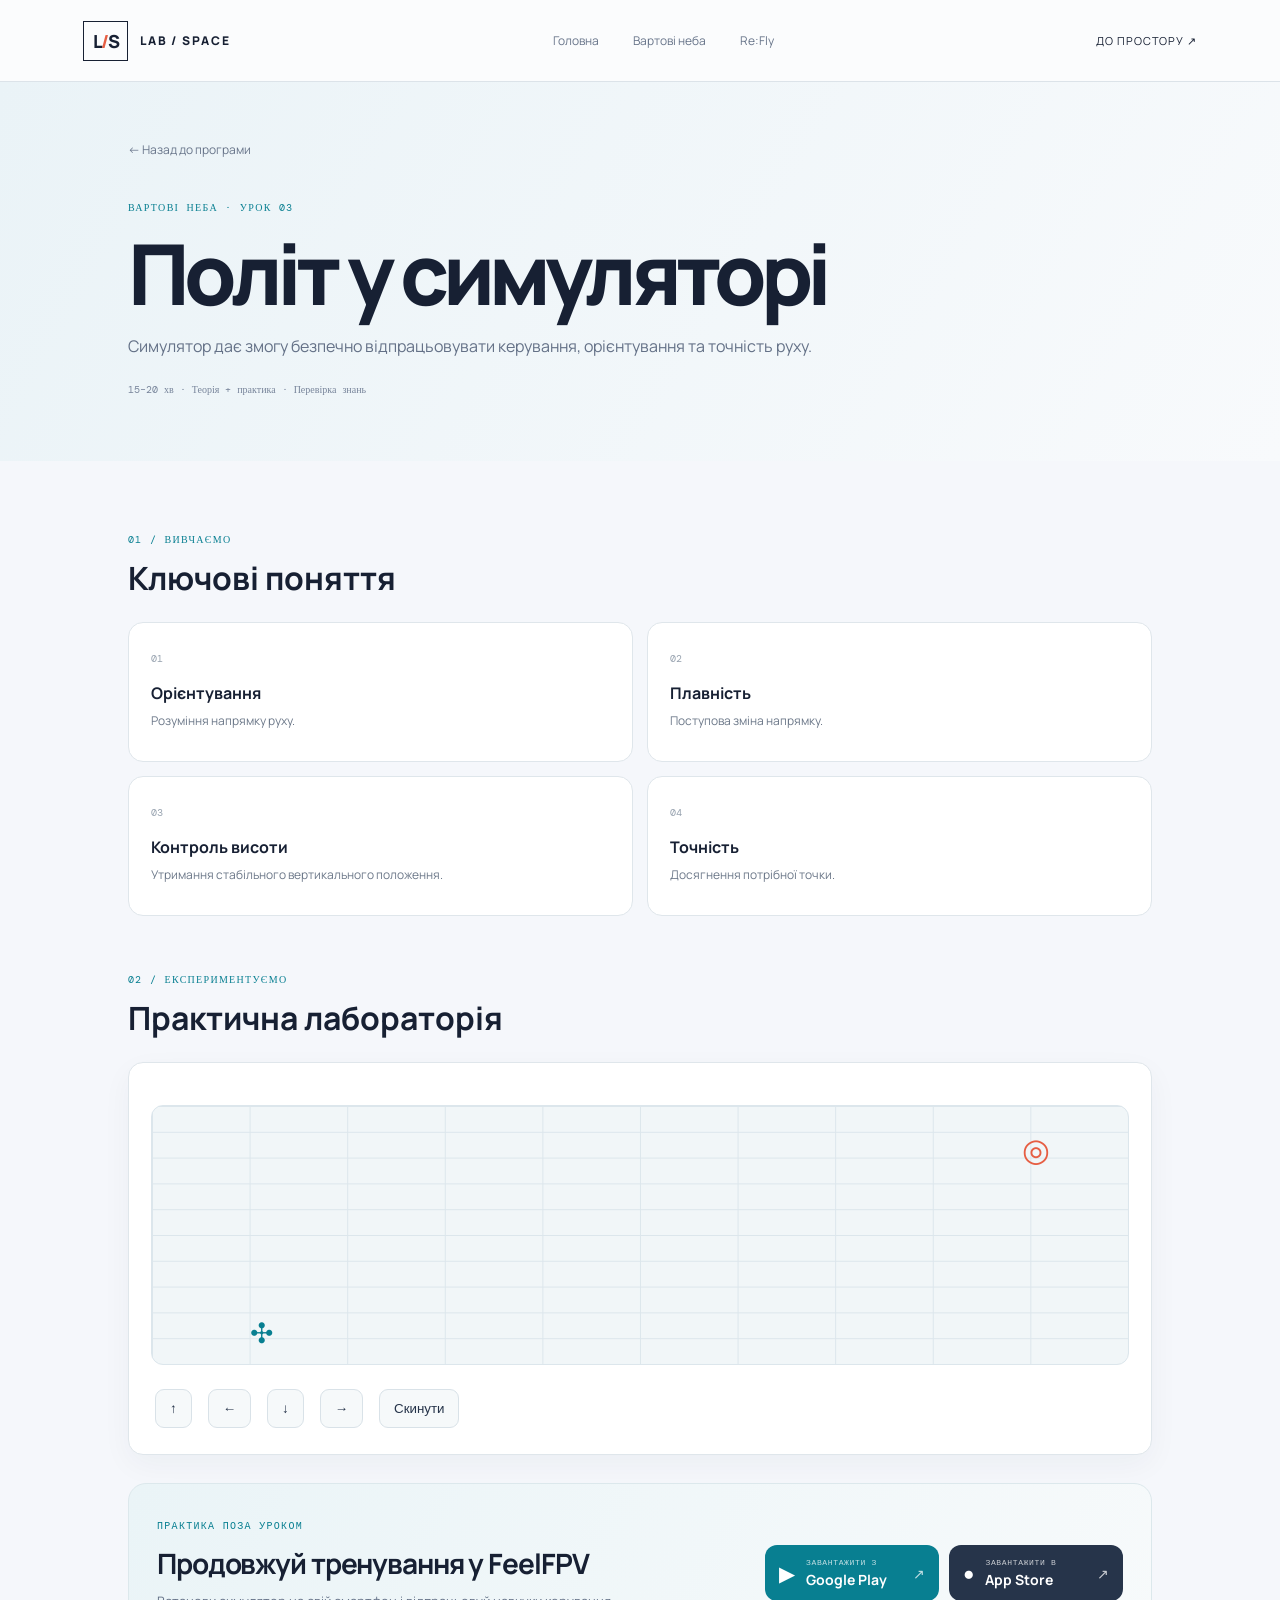
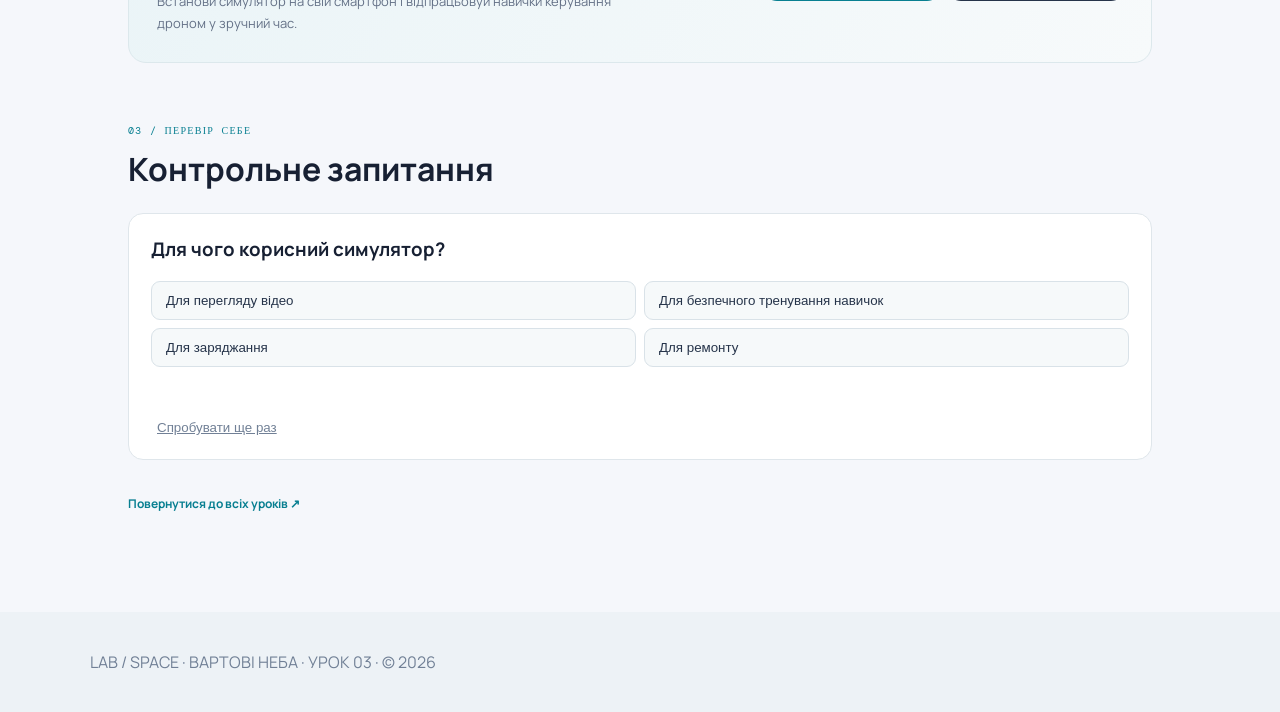
<file: lessons/flight-simulator.html>
<!doctype html><html lang="uk"><head><meta charset="utf-8"><meta name="viewport" content="width=device-width,initial-scale=1"><title>Політ у симуляторі — LAB / SPACE</title><link rel="stylesheet" href="../css/style.css"><link rel="stylesheet" href="../css/lessons.css"><script src="../js/lesson.js" defer></script></head><body class="lesson-page drone flight-simulator-page" data-answer="Для безпечного тренування навичок"><header class="site-header"><a class="brand" href="../index.html"><span class="brand-mark">L<span>/</span>S</span><span>LAB / SPACE</span></a><nav class="main-nav"><a href="../index.html">Головна</a><a href="../drone.html">Вартові неба</a><a href="../refly.html">Re:Fly</a></nav><a class="header-link" href="../drone.html">До простору ↗</a></header><main><section class="lesson-hero"><a href="../drone.html">← Назад до програми</a><div class="lesson-kicker">ВАРТОВІ НЕБА · УРОК 03</div><h1>Політ у симуляторі</h1><p>Симулятор дає змогу безпечно відпрацьовувати керування, орієнтування та точність руху.</p><div class="lesson-meta">15–20 хв · Теорія + практика · Перевірка знань</div></section><section class="lesson-content"><div class="lesson-heading"><span>01 / ВИВЧАЄМО</span><h2>Ключові поняття</h2></div><div class="concept-grid"><article class="concept"><span>01</span><h3>Орієнтування</h3><p>Розуміння напрямку руху.</p></article><article class="concept"><span>02</span><h3>Плавність</h3><p>Поступова зміна напрямку.</p></article><article class="concept"><span>03</span><h3>Контроль висоти</h3><p>Утримання стабільного вертикального положення.</p></article><article class="concept"><span>04</span><h3>Точність</h3><p>Досягнення потрібної точки.</p></article></div><div class="lesson-heading"><span>02 / ЕКСПЕРИМЕНТУЄМО</span><h2>Практична лабораторія</h2></div><div class="activity"><div class="sim-grid"><div id="drone">✣</div><span class="target">◎</span></div><div class="controls"><button data-m="up">↑</button><button data-m="left">←</button><button data-m="down">↓</button><button data-m="right">→</button><button id="reset">Скинути</button></div></div>
<section class="app-download" aria-labelledby="app-download-title">
  <div class="app-download-copy">
    <span class="app-download-kicker">ПРАКТИКА ПОЗА УРОКОМ</span>
    <h3 id="app-download-title">Продовжуй тренування у FeelFPV</h3>
    <p>Встанови симулятор на свій смартфон і відпрацьовуй навички керування дроном у зручний час.</p>
  </div>
  <div class="app-download-actions">
    <a class="store-button google-play" href="https://play.google.com/store/apps/details?id=com.FullFocusStudio.FeelFPV&amp;hl=uk" target="_blank" rel="noopener noreferrer" aria-label="Завантажити FeelFPV у Google Play">
      <span class="store-icon" aria-hidden="true">▶</span>
      <span><small>ЗАВАНТАЖИТИ З</small><strong>Google Play</strong></span>
      <span class="store-arrow" aria-hidden="true">↗</span>
    </a>
    <a class="store-button app-store" href="https://apps.apple.com/us/app/feelfpv/id6474666661" target="_blank" rel="noopener noreferrer" aria-label="Завантажити FeelFPV в App Store">
      <span class="store-icon apple-icon" aria-hidden="true">●</span>
      <span><small>ЗАВАНТАЖИТИ В</small><strong>App Store</strong></span>
      <span class="store-arrow" aria-hidden="true">↗</span>
    </a>
  </div>
</section>
<div class="lesson-heading"><span>03 / ПЕРЕВІР СЕБЕ</span><h2>Контрольне запитання</h2></div><div class="quiz"><h3>Для чого корисний симулятор?</h3><div class="answers"><button class="answer-option">Для перегляду відео</button><button class="answer-option">Для безпечного тренування навичок</button><button class="answer-option">Для заряджання</button><button class="answer-option">Для ремонту</button></div><p id="feedback" aria-live="polite"></p><button id="retry">Спробувати ще раз</button></div><a class="return" href="../drone.html">Повернутися до всіх уроків ↗</a></section></main><footer class="site-footer">LAB / SPACE · ВАРТОВІ НЕБА · УРОК 03 · © 2026</footer></body></html>
</file>
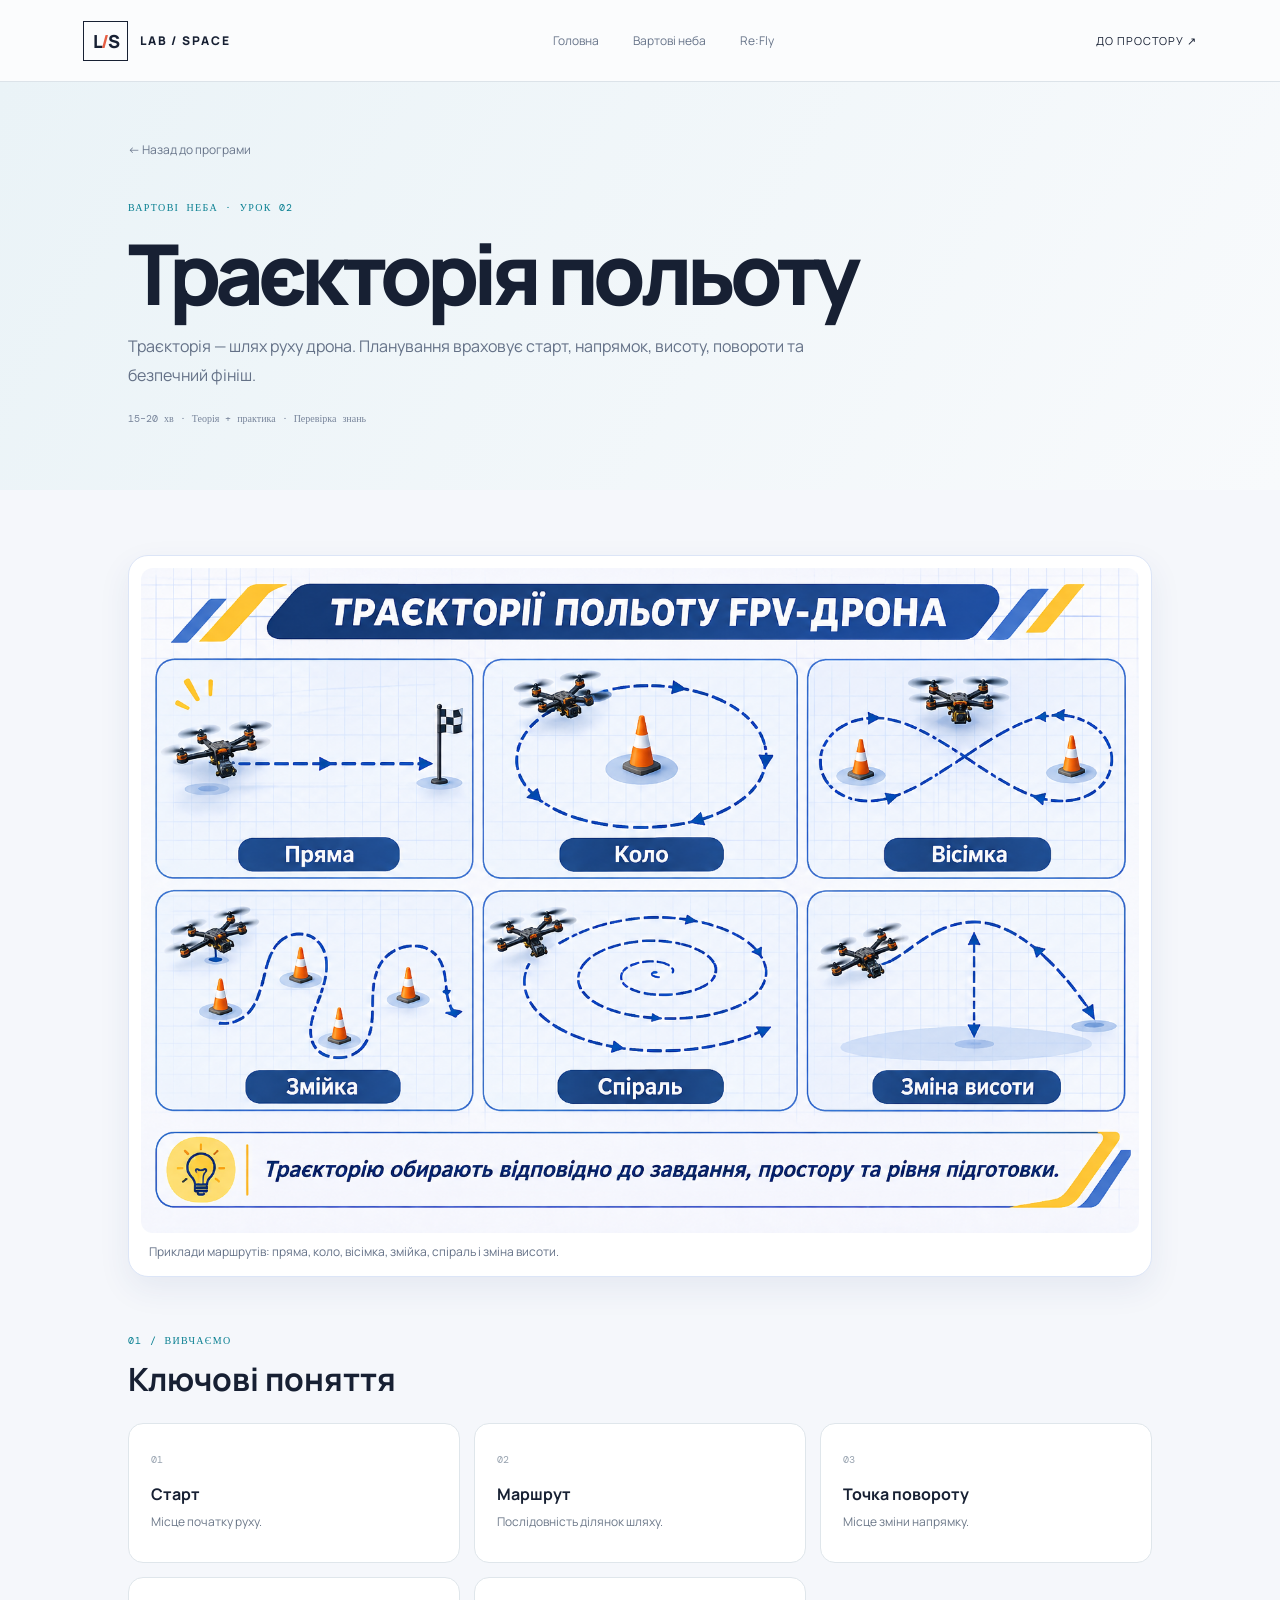
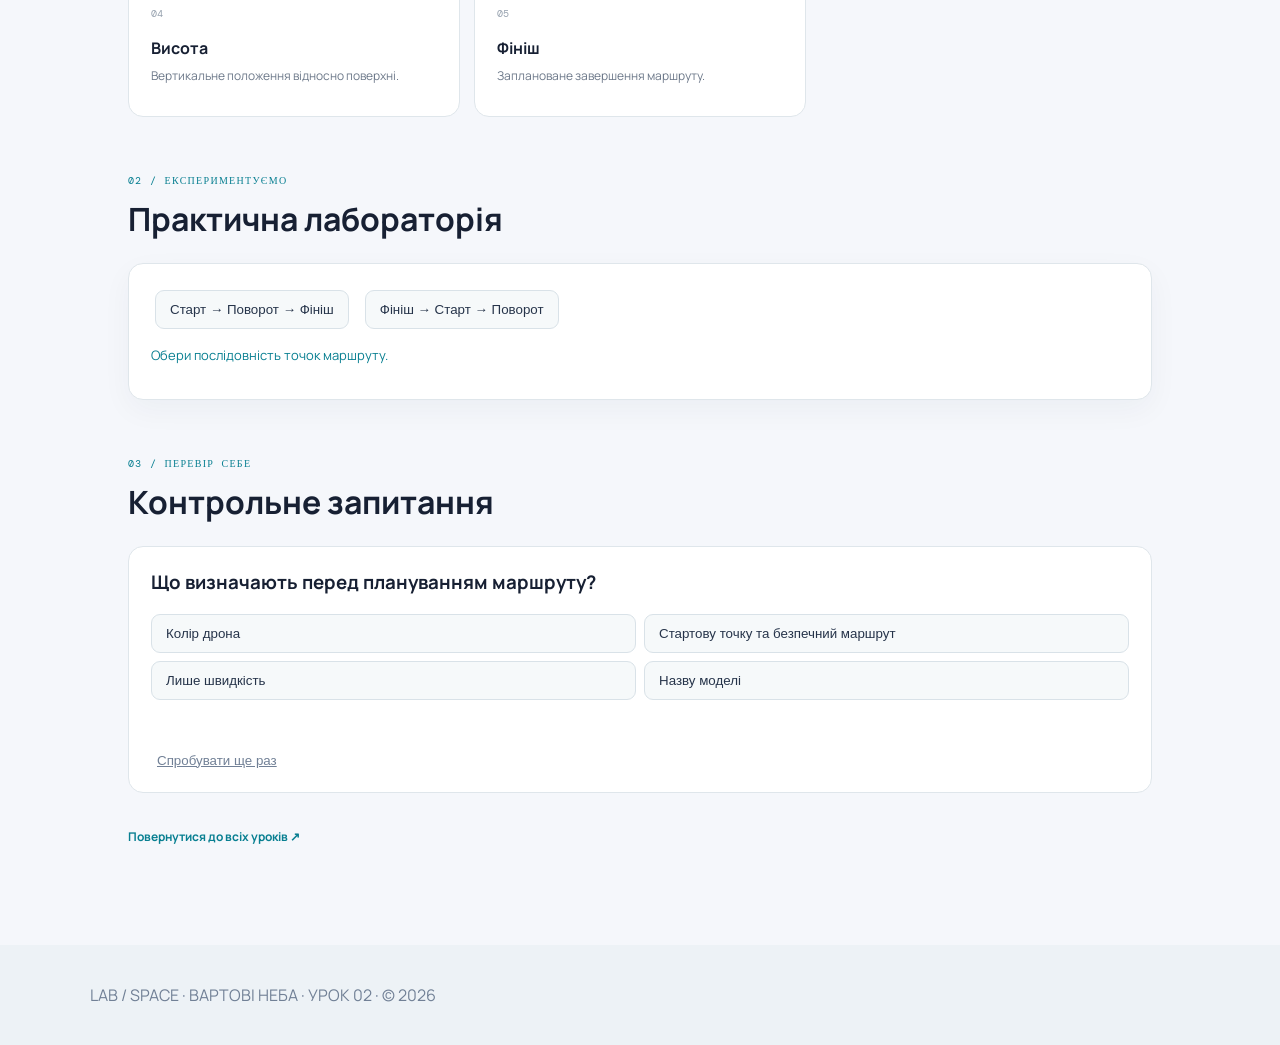
<file: lessons/flight-trajectory.html>
<!doctype html><html lang="uk"><head><meta charset="utf-8"><meta name="viewport" content="width=device-width,initial-scale=1"><title>Траєкторія польоту — LAB / SPACE</title><link rel="stylesheet" href="../css/style.css"><link rel="stylesheet" href="../css/lessons.css"><script src="../js/lesson.js" defer></script></head><body class="lesson-page drone" data-answer="Стартову точку та безпечний маршрут"><header class="site-header"><a class="brand" href="../index.html"><span class="brand-mark">L<span>/</span>S</span><span>LAB / SPACE</span></a><nav class="main-nav"><a href="../index.html">Головна</a><a href="../drone.html">Вартові неба</a><a href="../refly.html">Re:Fly</a></nav><a class="header-link" href="../drone.html">До простору ↗</a></header><main><section class="lesson-hero"><a href="../drone.html">← Назад до програми</a><div class="lesson-kicker">ВАРТОВІ НЕБА · УРОК 02</div><h1>Траєкторія польоту</h1><p>Траєкторія — шлях руху дрона. Планування враховує старт, напрямок, висоту, повороти та безпечний фініш.</p><div class="lesson-meta">15–20 хв · Теорія + практика · Перевірка знань</div></section><section class="lesson-content">
<figure class="lesson-infographic">
  <img src="../images/fpv-flight-trajectories.png" alt="Інфографіка шести траєкторій польоту FPV-дрона: пряма, коло, вісімка, змійка, спіраль і зміна висоти." loading="lazy">
  <figcaption>Приклади маршрутів: пряма, коло, вісімка, змійка, спіраль і зміна висоти.</figcaption>
</figure>
<div class="lesson-heading"><span>01 / ВИВЧАЄМО</span><h2>Ключові поняття</h2></div><div class="concept-grid"><article class="concept"><span>01</span><h3>Старт</h3><p>Місце початку руху.</p></article><article class="concept"><span>02</span><h3>Маршрут</h3><p>Послідовність ділянок шляху.</p></article><article class="concept"><span>03</span><h3>Точка повороту</h3><p>Місце зміни напрямку.</p></article><article class="concept"><span>04</span><h3>Висота</h3><p>Вертикальне положення відносно поверхні.</p></article><article class="concept"><span>05</span><h3>Фініш</h3><p>Заплановане завершення маршруту.</p></article></div><div class="lesson-heading"><span>02 / ЕКСПЕРИМЕНТУЄМО</span><h2>Практична лабораторія</h2></div><div class="activity"><div class="controls"><button data-route="ok">Старт → Поворот → Фініш</button><button data-route="bad">Фініш → Старт → Поворот</button></div><p id="activity-feedback">Обери послідовність точок маршруту.</p></div><div class="lesson-heading"><span>03 / ПЕРЕВІР СЕБЕ</span><h2>Контрольне запитання</h2></div><div class="quiz"><h3>Що визначають перед плануванням маршруту?</h3><div class="answers"><button class="answer-option">Колір дрона</button><button class="answer-option">Стартову точку та безпечний маршрут</button><button class="answer-option">Лише швидкість</button><button class="answer-option">Назву моделі</button></div><p id="feedback" aria-live="polite"></p><button id="retry">Спробувати ще раз</button></div><a class="return" href="../drone.html">Повернутися до всіх уроків ↗</a></section></main><footer class="site-footer">LAB / SPACE · ВАРТОВІ НЕБА · УРОК 02 · © 2026</footer></body></html>
</file>
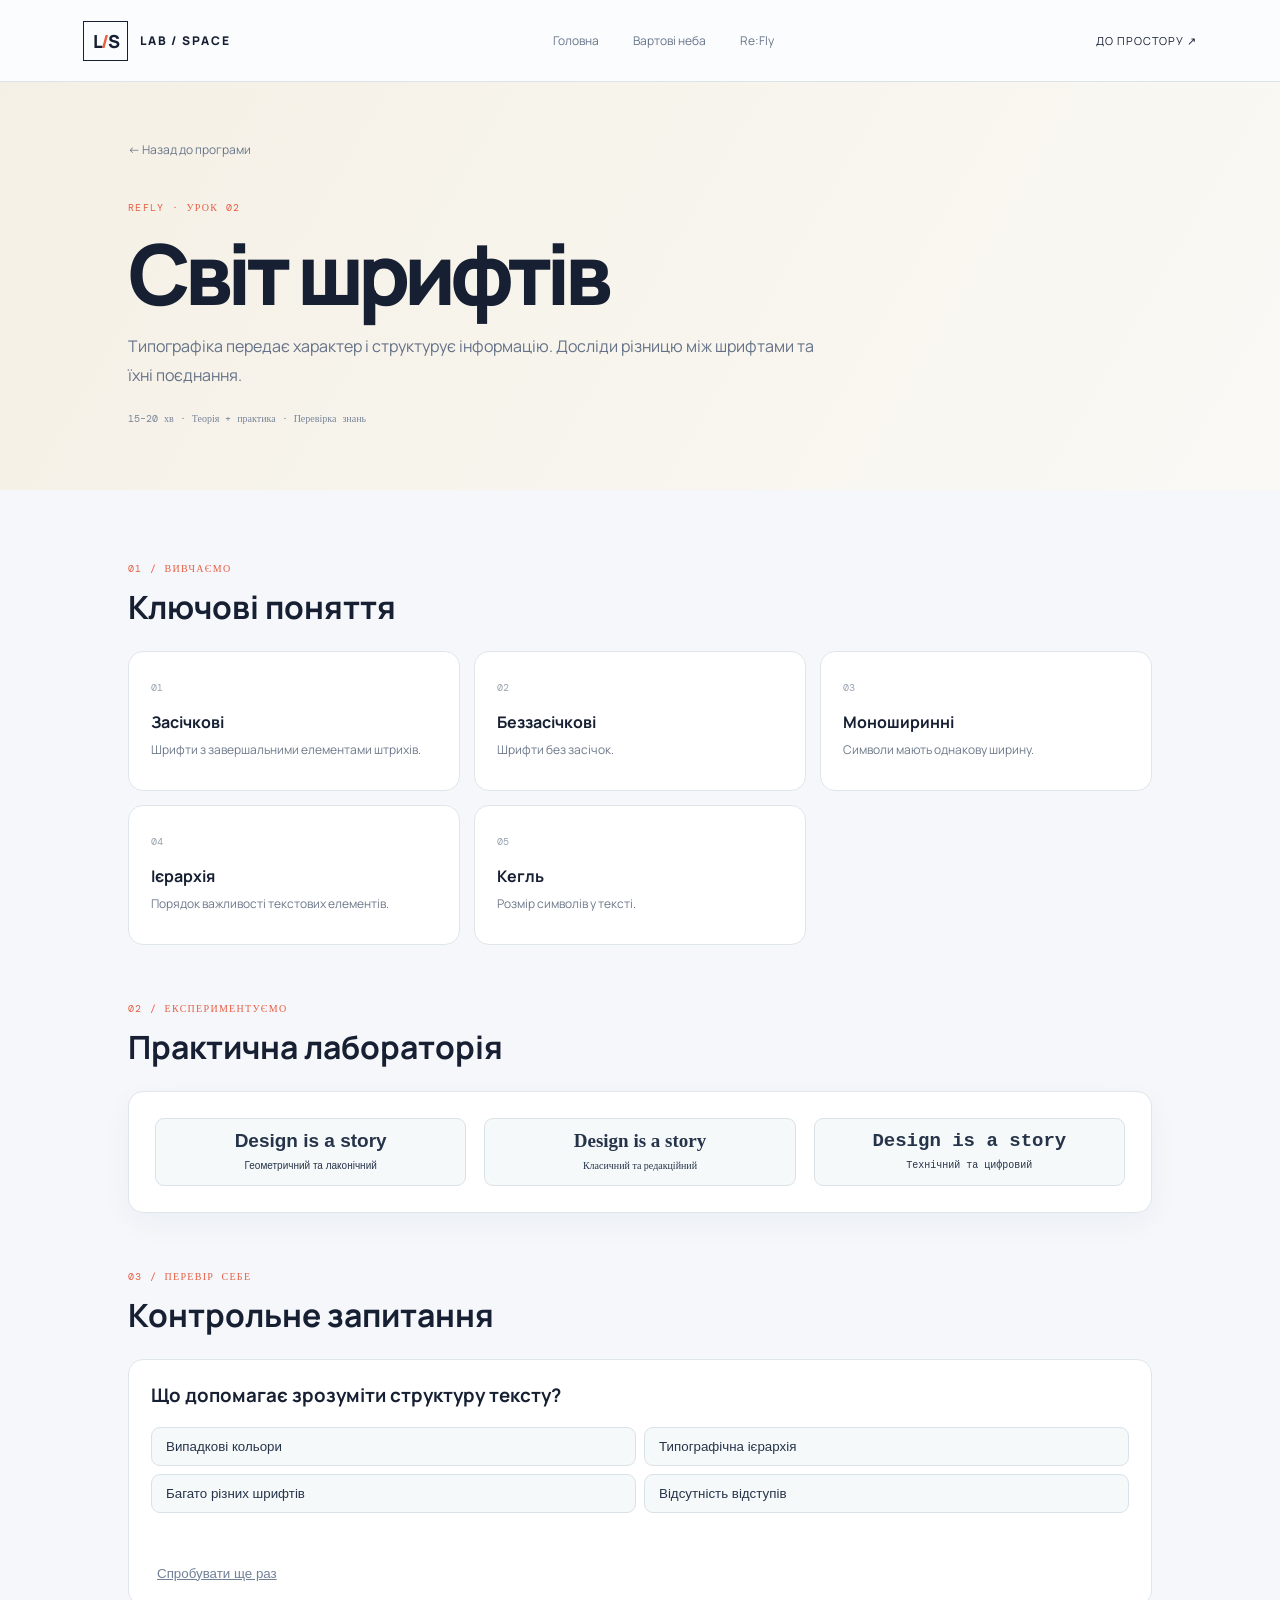
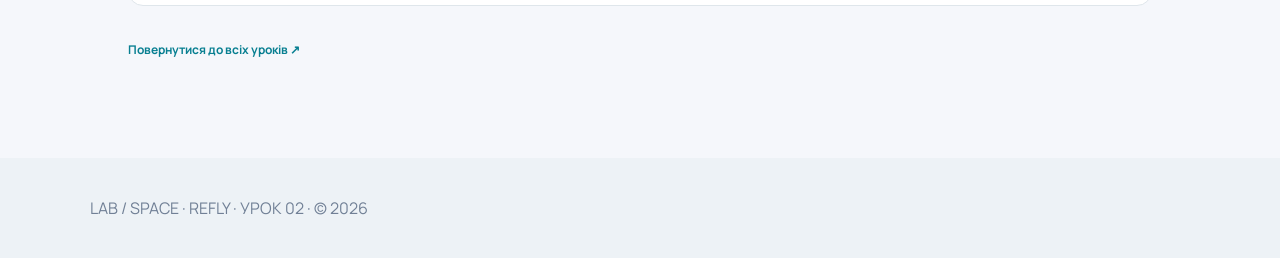
<file: lessons/typography.html>
<!doctype html><html lang="uk"><head><meta charset="utf-8"><meta name="viewport" content="width=device-width,initial-scale=1"><title>Світ шрифтів — LAB / SPACE</title><link rel="stylesheet" href="../css/style.css"><link rel="stylesheet" href="../css/lessons.css"><script src="../js/lesson.js" defer></script></head><body class="lesson-page refly" data-answer="Типографічна ієрархія"><header class="site-header"><a class="brand" href="../index.html"><span class="brand-mark">L<span>/</span>S</span><span>LAB / SPACE</span></a><nav class="main-nav"><a href="../index.html">Головна</a><a href="../drone.html">Вартові неба</a><a href="../refly.html">Re:Fly</a></nav><a class="header-link" href="../refly.html">До простору ↗</a></header><main><section class="lesson-hero"><a href="../refly.html">← Назад до програми</a><div class="lesson-kicker">REFLY · УРОК 02</div><h1>Світ шрифтів</h1><p>Типографіка передає характер і структурує інформацію. Досліди різницю між шрифтами та їхні поєднання.</p><div class="lesson-meta">15–20 хв · Теорія + практика · Перевірка знань</div></section><section class="lesson-content"><div class="lesson-heading"><span>01 / ВИВЧАЄМО</span><h2>Ключові поняття</h2></div><div class="concept-grid"><article class="concept"><span>01</span><h3>Засічкові</h3><p>Шрифти з завершальними елементами штрихів.</p></article><article class="concept"><span>02</span><h3>Беззасічкові</h3><p>Шрифти без засічок.</p></article><article class="concept"><span>03</span><h3>Моноширинні</h3><p>Символи мають однакову ширину.</p></article><article class="concept"><span>04</span><h3>Ієрархія</h3><p>Порядок важливості текстових елементів.</p></article><article class="concept"><span>05</span><h3>Кегль</h3><p>Розмір символів у тексті.</p></article></div><div class="lesson-heading"><span>02 / ЕКСПЕРИМЕНТУЄМО</span><h2>Практична лабораторія</h2></div><div class="activity"><div class="font-options"><button>Design is a story<br><small>Геометричний та лаконічний</small></button><button>Design is a story<br><small>Класичний та редакційний</small></button><button>Design is a story<br><small>Технічний та цифровий</small></button></div></div><div class="lesson-heading"><span>03 / ПЕРЕВІР СЕБЕ</span><h2>Контрольне запитання</h2></div><div class="quiz"><h3>Що допомагає зрозуміти структуру тексту?</h3><div class="answers"><button class="answer-option">Випадкові кольори</button><button class="answer-option">Типографічна ієрархія</button><button class="answer-option">Багато різних шрифтів</button><button class="answer-option">Відсутність відступів</button></div><p id="feedback" aria-live="polite"></p><button id="retry">Спробувати ще раз</button></div><a class="return" href="../refly.html">Повернутися до всіх уроків ↗</a></section></main><footer class="site-footer">LAB / SPACE · REFLY · УРОК 02 · © 2026</footer></body></html>
</file>
<file: css/style.css>
@import url('https://fonts.googleapis.com/css2?family=DM+Mono:wght@400;500&family=Manrope:wght@400;500;600;700;800&display=swap');
:root{--ink:#f5f7fb;--muted:#a5afbf;--bg:#080d19;--line:rgba(255,255,255,.14);--cyan:#66e0e6;--orange:#ff704f;--paper:#f2eee6;--dark:#171a20;--lime:#d5f36a}
*{box-sizing:border-box}html{scroll-behavior:smooth}body{margin:0;font-family:Manrope,Arial,sans-serif;background:var(--bg);color:var(--ink)}a{color:inherit;text-decoration:none}.site-header{height:82px;padding:0 6.5%;display:flex;align-items:center;justify-content:space-between;border-bottom:1px solid var(--line);position:relative;z-index:10;background:rgba(8,13,25,.88);backdrop-filter:blur(16px)}.brand{display:flex;align-items:center;gap:12px;font-size:12px;font-weight:800;letter-spacing:.16em}.brand>span:last-child{white-space:nowrap}.brand i{color:var(--cyan);font-style:normal}.brand-mark{font-size:18px;letter-spacing:-.1em;border:1px solid currentColor;padding:7px 9px}.brand-mark span{color:var(--orange)}.main-nav{display:flex;gap:34px;font-size:12px;color:#9ca8b9}.main-nav a{padding:32px 0;transition:.2s}.main-nav a:hover,.main-nav a.active{color:white}.main-nav a.active:after{content:"";display:block;height:2px;background:var(--cyan);margin-top:8px}.header-link{font-size:11px;letter-spacing:.08em;text-transform:uppercase}.header-link span{color:var(--cyan);font-size:17px;margin-left:8px}.menu-toggle{display:none;background:none;border:0;color:inherit;font-size:24px}.home-hero{min-height:670px;position:relative;overflow:hidden;padding:130px 10% 80px;background:radial-gradient(ellipse at 80% 45%,#142b46 0,transparent 38%),linear-gradient(115deg,#080d19,#0a1425 65%,#101b2b)}.hero-grid,.tech-lines,.poster-grid{position:absolute;inset:0;background-image:linear-gradient(rgba(255,255,255,.035) 1px,transparent 1px),linear-gradient(90deg,rgba(255,255,255,.035) 1px,transparent 1px);background-size:58px 58px;mask-image:linear-gradient(90deg,transparent,#000)}.hero-content{position:relative;z-index:2;max-width:760px}.eyebrow,.section-kicker,.mini-kicker,.heading-index,.hero-bottom,.hero-side-note,.art-label,.art-number,.coordinate,.visual-caption,.poster-note,.poster-small,.discipline-no,.site-footer>span,.manifesto>span,.drone-quote>span{font:10px 'DM Mono',monospace;letter-spacing:.15em}.eyebrow{color:#b8c6d8;display:flex;align-items:center;gap:12px}.pulse{width:7px;height:7px;background:var(--cyan);border-radius:50%;box-shadow:0 0 15px var(--cyan)}h1{font-size:clamp(64px,9vw,124px);line-height:.98;letter-spacing:-.085em;margin:32px 0 24px;font-weight:800}h1 span{color:var(--cyan)}.hero-lead,.club-hero-content>p{max-width:500px;color:#aab7c9;line-height:1.8;font-size:15px}.button{display:inline-flex;align-items:center;gap:38px;padding:17px 22px;font-size:11px;font-weight:800;letter-spacing:.08em;text-transform:uppercase;margin-top:26px;transition:.25s}.button:hover{transform:translateY(-4px)}.button-light{background:#f5f7fb;color:#101522}.button-light span,.button-accent span,.button-dark span{font-size:18px}.hero-side-note{position:absolute;right:6%;top:48%;writing-mode:vertical-rl;color:#72849b}.hero-bottom{position:absolute;bottom:30px;left:10%;right:10%;display:flex;justify-content:space-between;color:#718197}.hero-bottom b{color:var(--cyan);font-size:18px;margin-left:10px}.hero-orb{position:absolute;border:1px solid rgba(102,224,230,.18);border-radius:50%;pointer-events:none}.orb-one{width:430px;height:430px;right:10%;top:19%;box-shadow:0 0 100px rgba(45,160,190,.08),inset 0 0 80px rgba(45,160,190,.08)}.orb-two{width:280px;height:280px;right:15%;top:29%;border-style:dashed}.section-wrap{padding:110px 10%;}.intro-section{background:#0d1422}.section-kicker{color:var(--cyan);margin-bottom:28px}.intro-grid{display:grid;grid-template-columns:1.1fr .9fr;gap:9%;align-items:start}.intro-grid h2,.section-heading h2,.join-panel h2{font-size:clamp(38px,5vw,66px);line-height:1.08;letter-spacing:-.065em;margin:0}.intro-grid h2 em,.section-heading h2 em,.join-panel h2 em{font-style:normal;color:var(--cyan)}.intro-grid p{margin:8px 0 0;color:#a6b1c1;font-size:14px;line-height:1.95;max-width:510px}.clubs-section{background:#080d19}.section-heading{display:flex;justify-content:space-between;align-items:end;margin-bottom:52px}.heading-index{color:#728197;padding-bottom:8px}.club-grid{display:grid;grid-template-columns:1fr 1fr;gap:24px}.club-card{display:block;border:1px solid var(--line);background:#0e1726;transition:.3s;overflow:hidden}.club-card:hover{transform:translateY(-7px);border-color:rgba(255,255,255,.4)}.card-art{height:310px;position:relative;overflow:hidden;display:grid;place-items:center}.drone-art{background:radial-gradient(circle at center,#173e56,#0c1a2b 60%,#0b1320)}.radar{width:230px;height:230px;border:1px solid rgba(102,224,230,.45);border-radius:50%;box-shadow:0 0 0 32px rgba(102,224,230,.04),0 0 0 64px rgba(102,224,230,.035),0 0 60px rgba(102,224,230,.15);position:relative}.radar:before,.radar:after{content:"";position:absolute;background:rgba(102,224,230,.3)}.radar:before{height:1px;width:140%;top:50%;left:-20%}.radar:after{width:1px;height:140%;left:50%;top:-20%}.drone-cross{position:absolute;font-size:100px;color:var(--cyan);text-shadow:0 0 35px #3cbdce;transform:rotate(45deg)}.refly-art{background:#d5f36a;color:#151b1b}.type-shape{font-size:130px;line-height:.7;font-weight:800;letter-spacing:-.13em;transform:rotate(-8deg);z-index:1}.type-shape span{color:#f45e42}.art-sticker{position:absolute;right:18%;top:20%;background:#f45e42;color:white;padding:14px;font:700 12px 'DM Mono';transform:rotate(9deg);z-index:2}.art-label,.art-number{position:absolute;bottom:20px;left:24px;color:#a9c6d4}.art-number{left:auto;right:24px}.refly-art .art-label,.refly-art .art-number{color:#283122}.club-info{display:flex;justify-content:space-between;align-items:center;padding:27px 28px 18px}.mini-kicker{color:var(--cyan);font-size:9px}.refly-card .mini-kicker{color:#d5f36a}.club-info h3{font-size:30px;letter-spacing:-.05em;margin:9px 0}.club-info p{font-size:12px;color:#9daabc;margin:0;line-height:1.6}.round-arrow{width:42px;height:42px;border:1px solid var(--line);border-radius:50%;display:grid;place-items:center;font-size:20px;flex:none;margin-left:14px}.card-tags{display:flex;gap:8px;flex-wrap:wrap;padding:0 28px 28px}.card-tags span{font:9px 'DM Mono';color:#8997a9;border:1px solid var(--line);padding:7px 9px}.manifesto{text-align:center;padding:110px 20px;background:linear-gradient(120deg,#101c2e,#111b2a);border-top:1px solid var(--line);border-bottom:1px solid var(--line)}.manifesto-mark{font-size:38px;color:var(--cyan)}.manifesto p{font-size:clamp(32px,5vw,58px);font-weight:800;letter-spacing:-.06em;line-height:1.2;margin:20px}.manifesto p em{font-style:normal;color:var(--cyan)}.manifesto>span{color:#8190a4}.site-footer{min-height:100px;padding:25px 6.5%;display:flex;align-items:center;justify-content:space-between;color:#8190a4;background:#080d19}.site-footer .brand{color:#f5f7fb}.site-footer>span{font-size:9px}
.drone-page{background:#071421}.drone-page .site-header{background:rgba(7,20,33,.9)}.club-hero{min-height:650px;position:relative;overflow:hidden;padding:120px 10% 90px}.drone-hero{background:radial-gradient(ellipse at 75% 50%,#123e55 0,transparent 42%),#071421}.club-hero-content{position:relative;z-index:2;max-width:550px}.club-hero h1{font-size:clamp(70px,10vw,130px)}.drone-hero h1 span{color:var(--cyan)}.button-accent{background:var(--cyan);color:#071421}.drone-hero-visual{position:absolute;right:9%;top:13%;width:42%;height:75%;display:grid;place-items:center}.orbit{position:absolute;border:1px solid rgba(102,224,230,.32);border-radius:50%;aspect-ratio:1}.orbit-a{width:75%;box-shadow:0 0 80px rgba(102,224,230,.1)}.orbit-b{width:52%;border-style:dashed;animation:spin 50s linear infinite}.drone-symbol{font-size:clamp(100px,18vw,220px);color:var(--cyan);text-shadow:0 0 60px rgba(102,224,230,.45);transform:rotate(45deg)}.coordinate{position:absolute;top:10%;right:2%;color:#a1c3d2;line-height:1.8}.visual-caption{position:absolute;bottom:8%;left:2%;color:#7599ab}.drone-hero .hero-bottom{left:10%;right:10%}.club-about{background:#0b1b2b}.disciplines{background:#071421}.discipline-grid{display:grid;grid-template-columns:repeat(4,1fr);border-top:1px solid var(--line);border-left:1px solid var(--line)}.discipline{min-height:270px;padding:25px 22px;border-right:1px solid var(--line);border-bottom:1px solid var(--line);position:relative}.discipline-no{color:#8295a7}.discipline-icon{font-size:40px;color:var(--cyan);margin:35px 0 20px}.discipline h3{font-size:17px;margin:0 0 12px}.discipline p{font-size:12px;line-height:1.75;color:#9cabbc;margin:0}.drone-quote{text-align:center;padding:100px 20px;background:#0c2132}.quote-mark{font-size:70px;color:var(--cyan);line-height:.7}.drone-quote p{font-size:clamp(30px,5vw,54px);font-weight:800;letter-spacing:-.06em;line-height:1.2}.drone-quote em{font-style:normal;color:var(--cyan)}.drone-quote>span:last-child{color:#839aab}.join-section{padding-top:80px;padding-bottom:100px;background:#071421}.join-panel{background:#123247;padding:55px 6%;display:flex;align-items:center;justify-content:space-between;gap:30px}.join-panel h2{font-size:clamp(42px,5vw,64px)}.join-panel p{color:#b2c3cf;font-size:13px;line-height:1.8;max-width:400px}.join-panel .section-kicker{color:var(--cyan)}.join-panel .button{flex:none}
.refly-page{background:var(--paper);color:var(--dark)}.refly-page .site-header{background:rgba(242,238,230,.92);border-color:rgba(23,26,32,.14)}.refly-page .brand-mark{border-color:#171a20}.refly-page .brand-mark span,.refly-page .brand i{color:#f45e42}.refly-page .main-nav{color:#65645f}.refly-page .main-nav a:hover,.refly-page .main-nav a.active{color:#171a20}.refly-page .main-nav a.active:after{background:#f45e42}.refly-page .header-link{color:#171a20}.refly-page .header-link span{color:#f45e42}.refly-hero{min-height:650px;background:#f2eee6;color:#171a20;padding-top:110px}.refly-hero .eyebrow{color:#62635b}.refly-hero .pulse{background:#f45e42;box-shadow:0 0 12px #f45e42}.refly-hero h1{font-size:clamp(82px,12vw,150px);color:#171a20}.refly-hero h1 span{color:#f45e42}.refly-hero-content>p{color:#62635b}.button-dark{background:#171a20;color:white}.refly-hero .hero-bottom{color:#77766e}.refly-hero-art{position:absolute;right:9%;top:10%;width:42%;height:78%;background:#d5f36a;overflow:hidden;display:grid;place-items:center;transform:rotate(2deg);box-shadow:18px 20px 0 rgba(23,26,32,.08)}.poster-grid{opacity:.12;background-image:linear-gradient(rgba(23,26,32,.3) 1px,transparent 1px),linear-gradient(90deg,rgba(23,26,32,.3) 1px,transparent 1px);mask-image:none}.poster-word{position:relative;z-index:1;font-size:clamp(90px,14vw,180px);font-weight:800;line-height:.72;letter-spacing:-.13em;transform:rotate(-8deg);color:#171a20}.poster-word span{color:#f45e42}.poster-circle{position:absolute;width:170px;height:170px;border:26px solid #f45e42;border-radius:50%;right:9%;top:12%;mix-blend-mode:multiply}.poster-note{position:absolute;right:8%;bottom:12%;background:#171a20;color:#f2eee6;padding:15px;line-height:1.5;transform:rotate(8deg);z-index:2}.poster-small{position:absolute;left:7%;bottom:7%;color:#30382b}.refly-page .club-about{background:#e8e3d9}.refly-page .section-kicker{color:#e65c42}.refly-page .intro-grid h2 em,.refly-page .section-heading h2 em{color:#e65c42}.refly-page .intro-grid p{color:#5e5e59}.refly-page .disciplines{background:#f2eee6}.refly-page .heading-index{color:#77766e}.refly-page .discipline-grid{border-color:rgba(23,26,32,.2)}.refly-page .discipline{border-color:rgba(23,26,32,.2)}.refly-page .discipline-no{color:#88877f}.refly-page .discipline-icon{color:#e65c42}.refly-page .discipline p{color:#66665f}.refly-manifesto{padding:90px 10%;background:#d5f36a;display:flex;align-items:center;justify-content:space-between;gap:15px;flex-wrap:wrap}.refly-manifesto>span{font:500 12px 'DM Mono';letter-spacing:.12em}.refly-manifesto strong{font-size:clamp(32px,5vw,65px);letter-spacing:-.08em}.refly-manifesto strong span{color:#f45e42}.refly-page .join-section{background:#f2eee6}.refly-page .join-panel{background:#171a20;color:#f2eee6}.refly-page .join-panel h2 em{color:#d5f36a}.refly-page .join-panel p{color:#b7b7ae}.refly-page .join-panel .section-kicker{color:#d5f36a}.refly-page .site-footer{background:#171a20;color:#aaa99f}.refly-page .site-footer .brand{color:#f2eee6}
@keyframes spin{to{transform:rotate(360deg)}}
@media(max-width:850px){.site-header{padding:0 5%;height:72px}.main-nav{gap:17px}.header-link{display:none}.home-hero,.club-hero{padding-left:7%;padding-right:7%}.hero-bottom{left:7%;right:7%}.section-wrap{padding:85px 7%}.drone-hero-visual{right:2%;width:48%;opacity:.7}.refly-hero-art{right:4%;width:45%;opacity:.82}.discipline-grid{grid-template-columns:repeat(2,1fr)}}
@media(max-width:600px){.site-header{height:68px}.menu-toggle{display:block}.main-nav{display:none;position:absolute;top:68px;left:0;right:0;padding:18px 6%;background:#0b1423;border-bottom:1px solid var(--line);flex-direction:column;gap:0}.main-nav.open{display:flex}.main-nav a{padding:14px 0}.main-nav a.active:after{display:none}.refly-page .main-nav{background:#f2eee6}.brand{font-size:10px}.home-hero{min-height:650px;padding-top:115px}.home-hero h1{font-size:clamp(57px,15vw,86px)}.hero-side-note{display:none}.orb-one{right:-35%;top:35%;width:330px;height:330px}.orb-two{right:-25%;top:42%;width:230px;height:230px}.hero-bottom{font-size:8px}.hero-bottom span:last-child{display:none}.section-wrap{padding:75px 7%}.intro-grid{grid-template-columns:1fr;gap:22px}.intro-grid h2,.section-heading h2{font-size:43px}.section-heading{align-items:start;gap:20px}.heading-index{font-size:8px}.club-grid{grid-template-columns:1fr}.card-art{height:260px}.club-info{padding:22px}.club-info h3{font-size:27px}.site-footer{padding:25px 6%;gap:15px;flex-wrap:wrap}.site-footer>span:nth-child(2){order:3;width:100%}.club-hero{min-height:680px;padding-top:100px}.club-hero-content{max-width:100%}.club-hero h1{font-size:clamp(70px,18vw,100px)}.drone-hero-visual{width:80%;height:55%;right:-18%;top:34%;opacity:.32}.club-hero .hero-bottom{font-size:8px}.refly-hero-art{width:76%;height:45%;right:-18%;top:44%;opacity:.34}.refly-hero h1{font-size:clamp(78px,20vw,110px)}.discipline-grid{grid-template-columns:1fr 1fr}.discipline{min-height:250px;padding:18px 14px}.discipline-icon{margin:28px 0 15px}.discipline h3{font-size:14px}.discipline p{font-size:11px}.join-panel{padding:35px 25px;display:block}.join-panel .button{margin-top:18px;gap:18px}.refly-manifesto{padding:65px 7%;display:grid;grid-template-columns:1fr 1fr}.refly-manifesto strong{grid-column:1/-1}.drone-quote{padding:75px 15px}}

/* LIGHT THEME */
:root{--bg:#f5f7fb;--ink:#172033;--muted:#68758a;--cyan:#087f91;--orange:#e65e43;--line:rgba(25,42,67,.13)}
body,.home-page,.drone-page,.refly-page{background:#f5f7fb;color:#172033}.site-header,.home-page .site-header,.drone-page .site-header,.refly-page .site-header{background:rgba(250,251,253,.94);border-color:var(--line);color:#172033}.brand,.refly-page .brand{color:#172033}.brand-mark{border-color:#172033}.brand-mark span,.brand i{color:#e65e43}.main-nav{color:#68758a}.main-nav a:hover,.main-nav a.active{color:#172033}.main-nav a.active:after{background:#087f91}.header-link{color:#172033}.header-link span{color:#087f91}
.home-hero{background:radial-gradient(ellipse at 80% 42%,#d9eef3 0,transparent 40%),linear-gradient(120deg,#f9fbfd,#edf3f7 70%,#e8f0f5);color:#172033}.hero-grid,.tech-lines{background-image:linear-gradient(rgba(30,58,85,.055) 1px,transparent 1px),linear-gradient(90deg,rgba(30,58,85,.055) 1px,transparent 1px)}.hero-orb{border-color:rgba(8,127,145,.2)}.eyebrow{color:#647187}.pulse{background:#087f91;box-shadow:0 0 14px #087f91}.home-hero h1,.club-hero h1{color:#172033}.home-hero h1 span,.intro-grid h2 em,.section-heading h2 em{color:#087f91}.hero-lead,.club-hero-content>p{color:#5e6b7f}.button-light{background:#172033;color:white}.hero-side-note,.hero-bottom{color:#77849a}.hero-bottom b{color:#087f91}.intro-section,.clubs-section,.disciplines,.refly-page .disciplines{background:#f5f7fb}.intro-grid p,.refly-page .intro-grid p{color:#647187}.section-kicker{color:#087f91}.heading-index{color:#8792a3}.club-card{background:white;border-color:var(--line);box-shadow:0 12px 36px rgba(30,48,70,.055)}.drone-art{background:radial-gradient(circle at center,#d4edf2,#e8f1f6 60%,#e1ebf1)}.radar{border-color:rgba(8,127,145,.45);box-shadow:0 0 0 32px rgba(8,127,145,.04),0 0 0 64px rgba(8,127,145,.035)}.radar:before,.radar:after{background:rgba(8,127,145,.25)}.drone-cross,.discipline-icon{color:#087f91;text-shadow:none}.club-info p,.discipline p{color:#6b778a}.round-arrow,.card-tags span{border-color:var(--line);color:#738095}.manifesto{background:#eaf1f5;border-color:var(--line);color:#172033}.manifesto-mark,.manifesto p em,.drone-quote em{color:#087f91}.manifesto>span,.drone-quote>span:last-child{color:#748197}.site-footer,.refly-page .site-footer{background:#edf2f6;color:#718096;border-color:var(--line)}.site-footer .brand,.refly-page .site-footer .brand{color:#172033}
.drone-page{background:#f5f7fb}.drone-hero{background:radial-gradient(ellipse at 76% 45%,#d5edf1 0,transparent 43%),#f2f7fa}.orbit{border-color:rgba(8,127,145,.3)}.drone-symbol{color:#087f91;text-shadow:0 0 55px rgba(8,127,145,.2)}.coordinate,.visual-caption{color:#648391}.drone-hero h1 span{color:#087f91}.button-accent{background:#087f91;color:white}.club-about,.refly-page .club-about{background:#eaf1f5}.discipline-grid,.discipline{border-color:var(--line)}.discipline-no{color:#8792a3}.discipline h3{color:#172033}.drone-quote{background:#e5f0f4;color:#172033}.join-section,.refly-page .join-section{background:#f5f7fb}.join-panel{background:#dcecf0;color:#172033}.join-panel p{color:#596c7c}.join-panel h2 em{color:#087f91}
.refly-page{background:#f5f1e9;color:#20242b}.refly-page .site-header{background:rgba(250,248,243,.95)}.refly-page .main-nav{color:#6b6a65}.refly-page .main-nav a:hover,.refly-page .main-nav a.active{color:#20242b}.refly-hero{background:#f5f1e9;color:#20242b}.refly-hero h1{color:#20242b}.refly-hero h1 span,.refly-page .section-kicker,.refly-page .discipline-icon{color:#e65e43}.refly-hero-content>p,.refly-page .discipline p{color:#68675f}.refly-page .club-about{background:#ebe6dc}.refly-page .refly-manifesto{background:#d9ed91}.refly-page .join-panel{background:#252a30;color:white}.refly-page .join-panel h2 em{color:#d9ed91}.refly-page .site-footer{background:#e9e4da}
.learning-section{padding:85px 10%;background:#eef3f7;color:#172033}.learning-section .section-heading{margin-bottom:32px}.learning-grid{display:grid;grid-template-columns:repeat(3,1fr);gap:18px}.learning-card{background:white;border:1px solid var(--line);border-radius:16px;padding:24px;min-height:255px;display:flex;flex-direction:column;box-shadow:0 10px 28px rgba(30,48,70,.05);transition:.25s}.learning-card:hover{transform:translateY(-5px);box-shadow:0 16px 35px rgba(30,48,70,.1)}.lesson-number{font:10px 'DM Mono';color:#8792a3;letter-spacing:.12em}.lesson-icon{font-size:32px;margin:22px 0 14px;color:#087f91}.learning-card h3{font-size:19px;margin:0 0 9px}.learning-card p{font-size:12px;line-height:1.75;color:#6a7789;margin:0 0 22px}.lesson-link{margin-top:auto;color:#087f91;font-size:11px;font-weight:800;letter-spacing:.07em;text-transform:uppercase}.refly-page .learning-section{background:#ebe6dc}.refly-page .learning-card{background:#fffdfa}.refly-page .learning-card .lesson-icon,.refly-page .lesson-link{color:#e65e43}
@media(max-width:850px){.learning-section{padding:70px 7%}.learning-grid{grid-template-columns:repeat(2,1fr)}}@media(max-width:600px){.main-nav,.drone-page .main-nav{background:#f9fbfd}.refly-page .main-nav{background:#f5f1e9}.learning-grid{grid-template-columns:1fr}}
</file>
<file: css/lessons.css>
body.lesson-page{background:#f5f7fb;color:#172033}.lesson-page .site-header{background:#fbfcfd;border-color:#dce3e9}.lesson-hero{padding:55px 10% 65px;background:linear-gradient(120deg,#eaf3f7,#f8fafc)}.lesson-page.refly .lesson-hero{background:linear-gradient(120deg,#f5f0e5,#faf9f5)}.lesson-hero>a{font-size:12px;color:#68758a}.lesson-kicker,.lesson-heading>span{font:10px 'DM Mono';letter-spacing:.13em;color:#087f91;margin-top:42px}.lesson-page.refly .lesson-kicker,.lesson-page.refly .lesson-heading>span{color:#e65e43}.lesson-hero h1{font-size:clamp(48px,7vw,84px);letter-spacing:-.07em;margin:18px 0}.lesson-hero p{max-width:700px;color:#647187;line-height:1.8}.lesson-meta{font:10px 'DM Mono';color:#77849a;margin-top:22px}.lesson-content{padding:65px 10%;max-width:1400px;margin:auto}.lesson-heading{margin:50px 0 22px}.lesson-heading:first-child{margin-top:0}.lesson-heading h2{font-size:32px;margin:8px 0}.concept-grid{display:grid;grid-template-columns:repeat(3,1fr);gap:14px}.concept,.activity,.quiz{background:white;border:1px solid #dfe6eb;border-radius:15px;padding:22px}.concept{min-height:140px}.concept span{font:10px 'DM Mono';color:#97a2af}.concept h3{margin:15px 0 7px;font-size:16px}.concept p{margin:0;color:#6c7889;font-size:12px;line-height:1.65}.activity{box-shadow:0 10px 30px #1e30460b}.activity button,.answers button{border:1px solid #d9e2e8;background:#f6f9fa;border-radius:9px;padding:11px 14px;cursor:pointer;color:#26344a;margin:4px}.activity button:hover,.answers button:hover{border-color:#087f91}.parts,.controls,.answers{display:flex;flex-wrap:wrap;gap:8px}.activity p{color:#087f91;font-size:13px}.quiz h3{margin-top:0}.answers{display:grid;grid-template-columns:1fr 1fr}.answers button{text-align:left;margin:0}.answers button.correct{background:#e3f5eb;border-color:#46a879}.answers button.wrong{background:#fff0ec;border-color:#e87960}#feedback{min-height:22px;color:#087f91;font-weight:700;font-size:13px}#retry{border:0;background:none;text-decoration:underline;color:#718096;cursor:pointer}.return{display:inline-block;margin:35px 0;color:#087f91;font-weight:700;font-size:12px}.sim-grid{height:260px;position:relative;margin:20px 0;background:linear-gradient(#dce6ec 1px,transparent 1px),linear-gradient(90deg,#dce6ec 1px,transparent 1px);background-size:10% 10%;background-color:#f1f6f8;border:1px solid #dce6ec;border-radius:12px}.sim-grid #drone{position:absolute;left:10%;top:80%;font-size:28px;color:#087f91;transition:.15s}.target{position:absolute;right:8%;top:8%;font-size:32px;color:#e65e43}.palette{height:80px;display:flex;margin-top:18px;border-radius:10px;overflow:hidden}.palette i{flex:1}.font-options{display:grid;grid-template-columns:repeat(3,1fr);gap:10px}.font-options button{font-size:19px;font-weight:700}.font-options small{font-size:10px;font-weight:400}.font-options button:nth-child(2){font-family:Georgia,serif}.font-options button:nth-child(3){font-family:monospace}#poster{height:240px;background:#d9ed91;display:flex;align-items:center;justify-content:center;flex-direction:column;font-size:50px;line-height:.85;font-weight:800;letter-spacing:-.08em;margin-top:18px}#poster small{font:10px 'DM Mono';letter-spacing:.1em;margin-top:20px}#poster.asym{align-items:flex-start;padding-left:12%}#poster.grid{align-items:flex-end;padding-right:12%;background:repeating-linear-gradient(0deg,#d9ed91,#d9ed91 24px,#c9e17c 25px)}.site-footer{padding:25px 7%}@media(max-width:700px){.lesson-hero,.lesson-content{padding-left:7%;padding-right:7%}.concept-grid{grid-template-columns:1fr 1fr}.answers,.font-options{grid-template-columns:1fr}}@media(max-width:460px){.concept-grid{grid-template-columns:1fr}}


/* App download links — FeelFPV */
.app-download{display:flex;align-items:center;justify-content:space-between;gap:28px;margin:28px 0 54px;padding:28px;background:linear-gradient(120deg,#eaf4f7,#f7fafb);border:1px solid #dce8ec;border-radius:18px}
.app-download-copy{max-width:470px}
.app-download-kicker{font:10px 'DM Mono',monospace;letter-spacing:.13em;color:#087f91}
.app-download h3{font-size:clamp(21px,3vw,28px);letter-spacing:-.04em;margin:10px 0 8px;color:#172033}
.app-download p{font-size:13px;line-height:1.7;color:#647187;margin:0}
.app-download-actions{display:flex;flex-wrap:wrap;gap:10px}
.store-button{display:flex;align-items:center;gap:11px;min-width:174px;padding:12px 14px;border-radius:12px;text-decoration:none;color:#fff;background:#172033;transition:transform .2s ease,box-shadow .2s ease}
.store-button:hover{transform:translateY(-3px);box-shadow:0 9px 20px #17203322}
.store-button small,.store-button strong{display:block}
.store-button small{font:8px 'DM Mono',monospace;letter-spacing:.08em;opacity:.75}
.store-button strong{font-size:14px;margin-top:3px}
.store-icon{font-size:21px;line-height:1}
.apple-icon{font-size:19px}
.store-arrow{margin-left:auto;font-size:14px;opacity:.75}
.google-play{background:#087f91}
.app-store{background:#26344a}
@media(max-width:850px){.app-download{align-items:flex-start;flex-direction:column}.app-download-actions{width:100%}}
@media(max-width:460px){.app-download-actions{flex-direction:column}.store-button{width:100%;box-sizing:border-box}}


/* Flight simulator: four key concepts in a 2 × 2 layout */
.flight-simulator-page .concept-grid{
  grid-template-columns:repeat(2,minmax(0,1fr));
}
@media(max-width:460px){
  .flight-simulator-page .concept-grid{
    grid-template-columns:repeat(2,minmax(0,1fr));
  }
}


/* Lesson infographics */
.lesson-infographic{
  margin:0 0 42px;
  padding:12px;
  background:#fff;
  border:1px solid #dce5f7;
  border-radius:20px;
  box-shadow:0 12px 32px rgba(35,65,130,.08);
}
.lesson-infographic img{
  display:block;
  width:100%;
  height:auto;
  border-radius:12px;
}
.lesson-infographic figcaption{
  padding:10px 8px 2px;
  color:#647187;
  font-size:12px;
  line-height:1.55;
}
@media(max-width:600px){
  .lesson-infographic{padding:7px;border-radius:14px;margin-bottom:30px}
  .lesson-infographic figcaption{font-size:11px;padding:8px 5px 2px}
}
</file>
